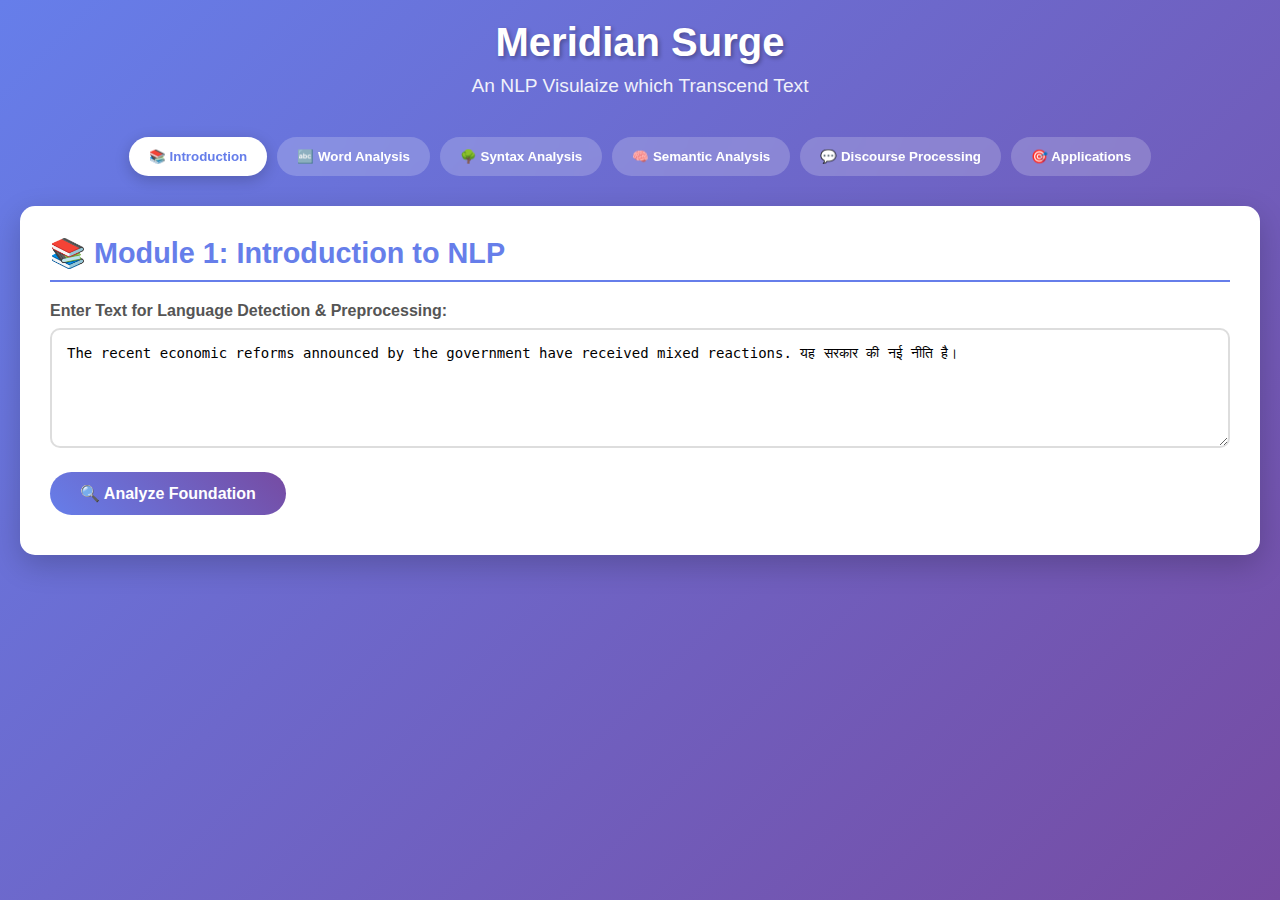
<file: mains-model/index.html>
<!DOCTYPE html>
<html lang="en">
<head>
    <meta charset="UTF-8">
    <meta name="viewport" content="width=device-width, initial-scale=1.0">
    <title>Meridian Surge</title>
    <link rel="stylesheet" href="styles.css">
</head>
<body>
    <div class="container">
        <div class="header">
            <h1>Meridian Surge</h1>
            <p>An NLP Visulaize which Transcend Text</p>
        </div>

        <div class="module-tabs">
            <button class="tab-btn active" data-module="module1">📚 Introduction</button>
            <button class="tab-btn" data-module="module2" onclick="window.location.href='/Sharath_Modules/Multitude-Model-master/index.html'">🔤 Word Analysis</button>
            <button class="tab-btn" data-module="module3" onclick="window.location.href='/Sharath_Modules/Multitude-Model-master/index.html'">🌳 Syntax Analysis</button>
            <button class="tab-btn" data-module="module4" onclick="window.location.href='/Aish_Modules/index.html'">🧠 Semantic Analysis</button>
            <button class="tab-btn" data-module="module5" onclick="window.location.href='/Aish_Modules/index.html'">💬 Discourse Processing</button>
            <button class="tab-btn" data-module="module6" onclick="window.location.href='/Aish_Modules/index.html'">🎯 Applications</button>
        </div>

        <!-- MODULE 1: INTRODUCTION TO NLP -->
        <div class="module-content active" id="module1">
            <h2 class="module-title">📚 Module 1: Introduction to NLP</h2>
            <div class="input-group">
                <label for="m1-text">Enter Text for Language Detection & Preprocessing:</label>
                <textarea id="m1-text" placeholder="Enter text in English, Hindi, Tamil, Telugu, or Bengali...">The recent economic reforms announced by the government have received mixed reactions. यह सरकार की नई नीति है।</textarea>
            </div>
            <button class="btn" onclick="analyzeFoundation()">🔍 Analyze Foundation</button>
            <div class="loading" id="m1-loading">
                <div class="spinner"></div>
                <p>Analyzing language and preprocessing...</p>
            </div>
            <div class="results" id="m1-results" style="display:none;"></div>
        </div>

        <!-- MODULE 2: WORD LEVEL ANALYSIS -->
        <div class="module-content" id="module2">
            <h2 class="module-title">🔤 Module 2: Word Level Analysis</h2>
            <div class="demo-buttons">
                <button class="demo-btn" onclick="loadDemo('module2', 'tokenization')">Tokenization Demo</button>
                <button class="demo-btn" onclick="loadDemo('module2', 'stemming')">Stemming Demo</button>
                <button class="demo-btn" onclick="loadDemo('module2', 'ngrams')">N-grams Demo</button>
            </div>
            <div class="input-group">
                <label for="m2-text">Enter Text for Word-Level Analysis:</label>
                <textarea id="m2-text" placeholder="Enter text for tokenization, stemming, and n-gram analysis...">Natural language processing involves analyzing and understanding human language using computational methods.</textarea>
            </div>
            <button class="btn" onclick="analyzeWords()">🔤 Analyze Words</button>
            <button class="btn" onclick="generateNgrams()">📊 Generate N-grams</button>
            <button class="btn" onclick="calculatePerplexity()">📈 Calculate Perplexity</button>
            <div class="loading" id="m2-loading">
                <div class="spinner"></div>
                <p>Processing words and generating models...</p>
            </div>
            <div class="results" id="m2-results" style="display:none;"></div>
        </div>

        <!-- MODULE 3: SYNTAX ANALYSIS -->
        <div class="module-content" id="module3">
            <h2 class="module-title">🌳 Module 3: Syntax Analysis</h2>
            <div class="demo-buttons">
                <button class="demo-btn" onclick="loadDemo('module3', 'pos')">POS Tagging Demo</button>
                <button class="demo-btn" onclick="loadDemo('module3', 'parsing')">Parsing Demo</button>
                <button class="demo-btn" onclick="loadDemo('module3', 'constituency')">Constituency Demo</button>
            </div>
            <div class="input-group">
                <label for="m3-text">Enter Text for Syntax Analysis:</label>
                <textarea id="m3-text" placeholder="Enter text for POS tagging and parsing...">The intelligent system processes natural language efficiently and accurately.</textarea>
            </div>
            <button class="btn" onclick="analyzeSyntax()">🌳 Analyze Syntax</button>
            <button class="btn" onclick="generateParseTree()">🏗️ Generate Parse Tree</button>
            <div class="loading" id="m3-loading">
                <div class="spinner"></div>
                <p>Analyzing syntax and generating parse trees...</p>
            </div>
            <div class="results" id="m3-results" style="display:none;"></div>
        </div>

        <!-- MODULE 4: SEMANTIC ANALYSIS -->
        <div class="module-content" id="module4">
            <h2 class="module-title">🧠 Module 4: Semantic Analysis</h2>
            <div class="input-group">
                <label for="m4-text">Enter Text for Semantic Analysis:</label>
                <textarea id="m4-text" placeholder="Enter text for word sense disambiguation and named entity recognition...">Apple Inc. was founded by Steve Jobs in California. The company bank reported good financial results this year.</textarea>
            </div>
            <button class="btn" onclick="analyzeSemantics()">🧠 Analyze Semantics</button>
            <button class="btn" onclick="findEntities()">👤 Find Entities</button>
            <button class="btn" onclick="disambiguateWords()">🎯 Disambiguate Words</button>
            <div class="loading" id="m4-loading">
                <div class="spinner"></div>
                <p>Analyzing semantics and extracting entities...</p>
            </div>
            <div class="results" id="m4-results" style="display:none;"></div>
        </div>

        <!-- MODULE 5: DISCOURSE PROCESSING -->
        <div class="module-content" id="module5">
            <h2 class="module-title">💬 Module 5: Pragmatic & Discourse Processing</h2>
            <div class="input-group">
                <label for="m5-text">Enter Text for Discourse Analysis:</label>
                <textarea id="m5-text" placeholder="Enter text with pronouns and references for discourse analysis...">The company launched a new product. It received excellent reviews from customers. The CEO was very pleased with the positive response.</textarea>
            </div>
            <button class="btn" onclick="analyzeDiscourse()">💬 Analyze Discourse</button>
            <button class="btn" onclick="resolveReferences()">🔗 Resolve References</button>
            <button class="btn" onclick="checkCoherence()">📏 Check Coherence</button>
            <div class="loading" id="m5-loading">
                <div class="spinner"></div>
                <p>Processing discourse and resolving references...</p>
            </div>
            <div class="results" id="m5-results" style="display:none;"></div>
        </div>

        <!-- MODULE 6: APPLICATIONS -->
        <div class="module-content" id="module6">
            <h2 class="module-title">🎯 Module 6: NLP Applications</h2>
            
            <div class="two-column">
                <div>
                    <div class="input-group">
                        <label for="m6-text">Enter Text/Article for Analysis:</label>
                        <textarea id="m6-text" placeholder="Enter news article or text for comprehensive analysis...">The Indian government announced new digital initiatives to boost rural connectivity. These programs aim to provide internet access to remote villages across the country. Technology experts believe this will revolutionize education and healthcare delivery.</textarea>
                    </div>
                    <button class="btn" onclick="analyzeSentiment()">😊 Sentiment Analysis</button>
                    <button class="btn" onclick="summarizeText()">📝 Summarize Text</button>
                    <button class="btn" onclick="comprehensiveAnalysis()">🎯 Full Analysis</button>
                </div>
                
                <div>
                    <div class="input-group">
                        <label for="m6-question">Ask a Question:</label>
                        <input type="text" id="m6-question" placeholder="What did the government announce?">
                    </div>
                    <button class="btn" onclick="answerQuestion()">❓ Answer Question</button>
                    
                    <div class="input-group">
                        <label for="m6-search">Search Query:</label>
                        <input type="text" id="m6-search" placeholder="digital initiatives rural">
                    </div>
                    <button class="btn" onclick="searchDocuments()">🔍 Search Documents</button>
                </div>
            </div>
            
            <div class="loading" id="m6-loading">
                <div class="spinner"></div>
                <p>Processing applications and generating results...</p>
            </div>
            <div class="results" id="m6-results" style="display:none;"></div>
        </div>
    </div>

    <script src="script.js"></script>
    <script>
      (function(){if(!window.chatbase||window.chatbase("getState")!=="initialized"){window.chatbase=(...arguments)=>{if(!window.chatbase.q){window.chatbase.q=[]}window.chatbase.q.push(arguments)};window.chatbase=new Proxy(window.chatbase,{get(target,prop){if(prop==="q"){return target.q}return(...args)=>target(prop,...args)}})}const onLoad=function(){const script=document.createElement("script");script.src="https://www.chatbase.co/embed.min.js";script.id="sWKLDpoxajVw-GBiOxbrY";script.domain="www.chatbase.co";document.body.appendChild(script)};if(document.readyState==="complete"){onLoad()}else{window.addEventListener("load",onLoad)}})();
    </script>
</body>
</html>
</file>
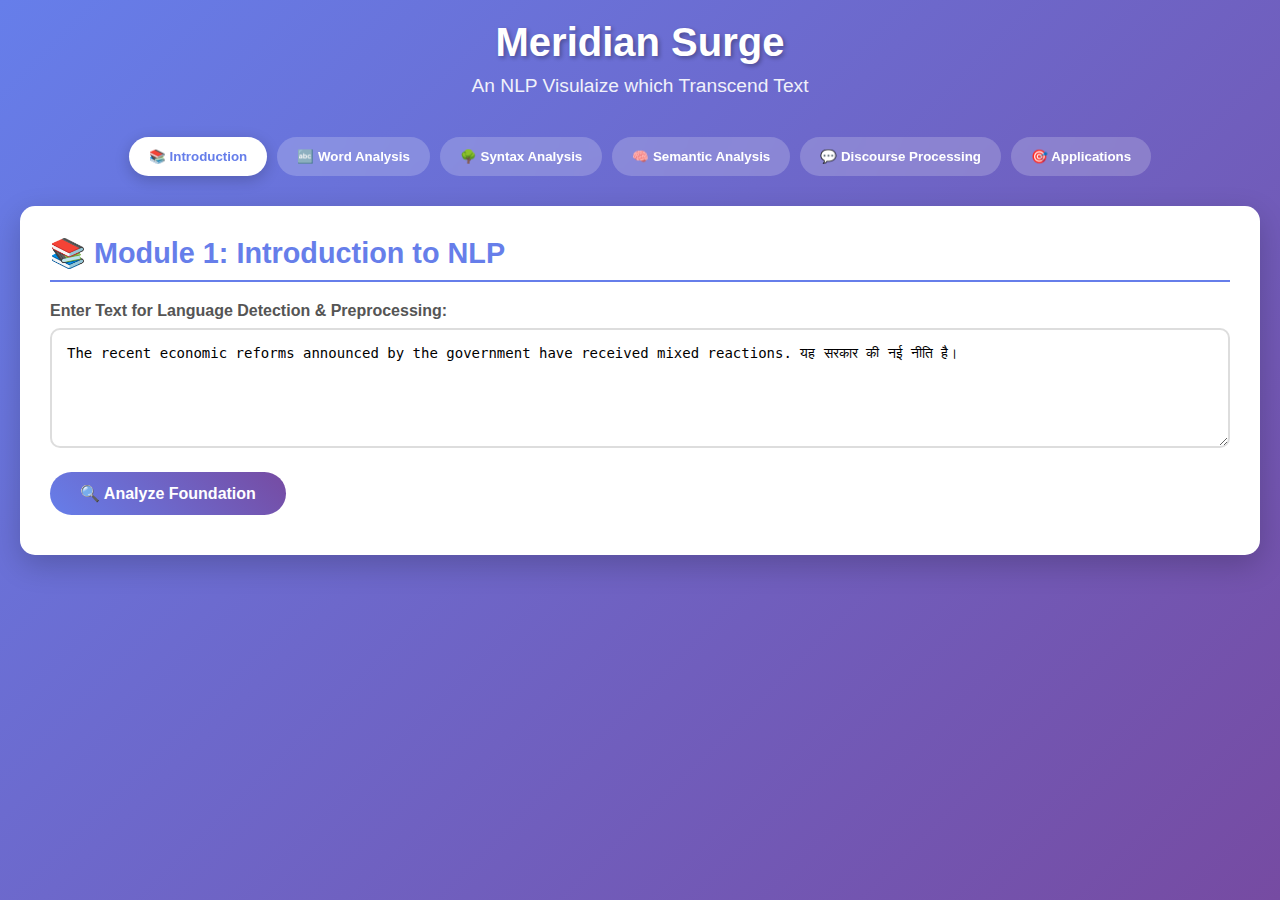
<file: Sharath_Modules/Multitude-Model-master/index.html>
<!DOCTYPE html>
<html lang="en">
<head>
    <meta charset="UTF-8">
    <meta name="viewport" content="width=device-width, initial-scale=1.0">
    <title>Meridian Surge</title>
    <link rel="stylesheet" href="styles.css">
</head>
<body>
    <div class="container">
        <div class="header">
            <h1>Meridian Surge</h1>
            <p>An NLP Visulaize which Transcend Text</p>
        </div>

        <div class="module-tabs">
            <button class="tab-btn active" data-module="module1">📚 Introduction</button>
            <button class="tab-btn" data-module="module2">🔤 Word Analysis</button>
            <button class="tab-btn" data-module="module3">🌳 Syntax Analysis</button>
            <button class="tab-btn" data-module="module4">🧠 Semantic Analysis</button>
            <button class="tab-btn" data-module="module5" onclick="window.location.href='/Aish_Modules/index.html'">💬 Discourse Processing</button>
            <button class="tab-btn" data-module="module6" onclick="window.location.href='/Aish_Modules/index.html'">🎯 Applications</button>
        </div>

        <!-- MODULE 1: INTRODUCTION TO NLP -->
        <div class="module-content active" id="module1">
            <h2 class="module-title">📚 Module 1: Introduction to NLP</h2>
            <div class="input-group">
                <label for="m1-text">Enter Text for Language Detection & Preprocessing:</label>
                <textarea id="m1-text" placeholder="Enter text in English, Hindi, Tamil, Telugu, or Bengali...">The recent economic reforms announced by the government have received mixed reactions. यह सरकार की नई नीति है।</textarea>
            </div>
            <button class="btn" onclick="analyzeFoundation()">🔍 Analyze Foundation</button>
            <div class="loading" id="m1-loading">
                <div class="spinner"></div>
                <p>Analyzing language and preprocessing...</p>
            </div>
            <div class="results" id="m1-results" style="display:none;"></div>
        </div>

        <!-- MODULE 2: WORD LEVEL ANALYSIS -->
        <div class="module-content" id="module2">
            <h2 class="module-title">🔤 Module 2: Word Level Analysis</h2>
<p>Module 2 : Word Level Analysis is divided into 6 parts.</p>
<br>
<p><b>Part 1 : Tokenization • Stemming • Lemmatization </b></p>
<p><b>Part 2 : Interactive: Regular Expressions & Unknown Words </b></p>
<p><b>Part 3 : Morphology Sandbox: Survey • Models • FST Parsing </b></p>
<p><b>Part 4 : Smoothing Demo (Laplace & Good-Turing) </b></p>
<p><b>Part 5 : Porter Stemmer (Lexicon-free) </b></p>
<p><b>Part 6 : N-gram (Unsmoothed MLE) & Perplexity </b></p>
<br>
<p><b>Glossary & Examples : </b>Glossary & Examples are attached at the end of this module for reference purposes.</p>
        <div id="m2-advanced-analysis" class="analysis-box">

  <h3>🔤 Tokenization • Stemming • Lemmatization</h3>

<!DOCTYPE html>
<html lang="en">
<head>
  <meta charset="UTF-8">
  <meta name="viewport" content="width=device-width, initial-scale=1.0">
</head>
<body>

<p>Move your cursor over any words below to see their definitions.</p>
</body>
</html>


<!-- Hover-based NLP Definitions -->
<div class="nlp-defs-hover">
  <span class="nlp-term" data-def="Splitting text into smaller units (tokens) such as words, subwords, or sentences. Example: 'I love NLP.' → ['I','love','NLP','.']">Tokenization</span> •
  <span class="nlp-term" data-def="Reducing words to a crude root (stem) by chopping affixes, usually with rule-based algorithms. Example: 'playing','played' → 'play'.">Stemming</span> •
  <span class="nlp-term" data-def="Converting words to their canonical dictionary form (lemma) using vocabulary + morphology. Example: 'better' → 'good'; 'running' → 'run'.">Lemmatization</span>
</div>

<style>
  .nlp-defs-hover {
    font-family: system-ui, sans-serif;
    font-size: 1rem;
    line-height: 1.6;
    text-align: center;
    margin-top: 40px;
  }

  .nlp-term {
    position: relative;
    cursor: help;
    font-weight: 600;
    color: #0366d6;
    padding: 2px 6px;
  }

  /* Tooltip box centered on screen */
  .nlp-term::after {
    content: attr(data-def);
    position: fixed;
    top: 50%;
    left: 50%;
    transform: translate(-50%, -50%) scale(0.95);
    background: #ffffff;
    color: #000000;
    font-size: 0.95rem;
    padding: 12px 16px;
    border-radius: 10px;
    width: max-content;
    max-width: 360px;
    line-height: 1.5;
    border: 2px solid #0366d6;
    box-shadow: 0 6px 22px rgba(0,0,0,0.25);

    opacity: 0;
    visibility: hidden;
    transition: opacity 0.25s ease, transform 0.25s ease;
    z-index: 9999;
    white-space: normal;
    text-align: left;
  }

  .nlp-term:hover::after {
    opacity: 1;
    visibility: visible;
    transform: translate(-50%, -50%) scale(1);
  }

  /* Remove the small arrow (not needed for center popup) */
  .nlp-term::before {
    display: none;
  }
</style>
<br>
  
  <div class="input-group">
    <label for="m2-advanced-text">Enter Text for Analysis:</label>
    <textarea id="m2-advanced-text" placeholder="Type any sentence..."></textarea>
  </div>
  <button class="btn" onclick="runAdvancedWordAnalysis()">🚀 Run Analysis</button>
  <div class="loading" id="m2-advanced-loading">
    <div class="spinner"></div>
    <p>Processing text...</p>
  </div>
  <div class="results" id="m2-advanced-results" style="display:none;"></div>
</div>

<div id="m2-regex-unknown" class="analysis-box">
  <h3>📝 Interactive: Regular Expressions & Unknown Words</h3>
  
<p>Move your cursor over any words below to see their definitions.</p>

  <!-- Hover-based Definitions: Regular Expression & Unknown Words -->
<div class="nlp-defs-hover">
  <span class="nlp-term" data-def="Regular Expression: A sequence of characters that define a search pattern, often for string-matching within texts (e.g., email validation, token matching).">Regular Expression with Types</span> •
  <span class="nlp-term" data-def="Unknown Words: In NLP, words not found in the training vocabulary. Open vocabulary tasks allow handling unseen words, while closed vocabulary tasks restrict input to a fixed known list.">Unknown Words: Open vs Closed Vocabulary Tasks</span>
</div>

<style>
  .nlp-defs-hover { font-family: system-ui, sans-serif; font-size: 1rem; text-align: center; margin-top: 40px; }
  .nlp-term { position: relative; cursor: help; font-weight: 600; color: #0366d6; padding: 2px 6px; }
  .nlp-term::after {
    content: attr(data-def); position: fixed; top: 50%; left: 50%;
    transform: translate(-50%, -50%) scale(0.95);
    background: #fff; color: #000; font-size: 0.95rem; padding: 12px 16px;
    border-radius: 10px; max-width: 360px; line-height: 1.5;
    border: 2px solid #0366d6; box-shadow: 0 6px 22px rgba(0,0,0,0.25);
    opacity: 0; visibility: hidden; transition: 0.25s ease; z-index: 9999;
    white-space: normal; text-align: left;
  }
  .nlp-term:hover::after { opacity: 1; visibility: visible; transform: translate(-50%, -50%) scale(1); }
  .nlp-term::before { display: none; }
</style>


  <div class="input-group">
    <br>
    <label for="regex-pattern">Regular Expression Pattern:</label>
    <input type="text" id="regex-pattern" placeholder="e.g. \\b[A-Z][a-z]+\\b">
  </div>
  <div class="input-group">
    <label for="regex-text">Text to Test:</label>
    <textarea id="regex-text" placeholder="Type text to run your regex on..."></textarea>
  </div>

  <div class="input-group">
    <label for="known-words">Known Vocabulary (comma-separated):</label>
    <input type="text" id="known-words" placeholder="e.g. the, children, were">
  </div>
  <div class="input-group">
    <label for="unknown-text">Sentence to Check for Unknown Words:</label>
    <textarea id="unknown-text" placeholder="Type a sentence to check for unknown words..."></textarea>
  </div>

  <button class="btn" onclick="runRegexUnknownDemo()">🚀 Run Demo</button>

  <div class="loading" id="regex-unknown-loading">
    <div class="spinner"></div>
    <p>Processing input...</p>
  </div>
  <div class="results" id="regex-unknown-results" style="display:none;"></div>
</div>

<div id="m2-morphology" class="analysis-box">
  <h3>🔧 Morphology Sandbox: Survey • Models • FST Parsing</h3>

<p>Move your cursor over any words below to see their definitions.</p>

  <!-- Hover-based Definitions: English Morphology -->
<div class="nlp-defs-hover">
  <span class="nlp-term" data-def="Inflectional Morphology: Modifies a word to express grammatical categories (e.g., walk → walks, walked).">Inflectional Morphology</span> •
  <span class="nlp-term" data-def="Derivational Morphology: Creates new words by adding prefixes/suffixes (e.g., happy → happiness, teach → teacher).">Derivational Morphology</span> •
  <span class="nlp-term" data-def="Dictionary Lookup: Basic morphological model using word lists and entries.">Dictionary Lookup</span> •
  <span class="nlp-term" data-def="Finite State Morphology: Uses finite-state machines to model morphological processes.">Finite State Morphology</span> •
  <span class="nlp-term" data-def="Morphological Parsing with FST: Analyzing words into morphemes using finite-state transducers for recognition and generation.">Morphological Parsing with FST</span>
</div>

<!-- CSS is the same as above -->

<br>
  <div class="result-item">
    <strong>Quick Survey:</strong>
    <p style="margin-top:8px;">
      <b>English Morphology</b> studies word structure. <b>Inflectional morphology</b> changes grammatical form (e.g. play → played, cat → cats).
      <b>Derivational morphology</b> creates new words/meanings (e.g. happy → happiness, modern → modernize).
    </p>
  </div>

  <div class="input-group">
    <label for="morph-input">Enter a word or sentence:</label>
    <textarea id="morph-input" placeholder="e.g. the children were playing, happiness, modernized"></textarea>
  </div>

  <div class="input-group">
    <label for="morph-known">Optional: Add known lemmas for dictionary lookup (comma-separated):</label>
    <input id="morph-known" placeholder="e.g. play, child, happy, modern">
  </div>

  <button class="btn" onclick="runMorphologyDemo()">🔬 Run Morphology Demo</button>

  <div class="loading" id="morph-loading"><div class="spinner"></div><p>Analyzing morphology...</p></div>
  <div class="results" id="morph-results" style="display:none;"></div>
</div>


<div id="smoothing-ppt-box" class="analysis-box">
  <h3>🎯 Smoothing Demo (Laplace & Good-Turing) </h3>

<p>Move your cursor over any words below to see their definitions.</p>

  <!-- Hover-based Definitions: Smoothing -->
<div class="nlp-defs-hover">
  <span class="nlp-term" data-def="Laplace Smoothing: Adds one (or k) to all counts to avoid zero probabilities for unseen events.">Laplace Smoothing</span> •
  <span class="nlp-term" data-def="Good-Turing Discounting: Adjusts observed counts by redistributing some probability mass to unseen events.">Good-Turing Discounting</span>
</div>

<!-- CSS is the same as above -->

<br>
  <div class="input-group">
    <label for="ppt-train">Training Corpus:</label>
    <textarea id="ppt-train" placeholder="Enter/paste training text here">the cat sat on the mat the cat ate a rat</textarea>
  </div>

  <div class="input-group">
    <label for="ppt-test">Test Sentence:</label>
    <textarea id="ppt-test" placeholder="Enter test sentence here">the cat sat on the rat</textarea>
  </div>

  <div class="input-group">
    <label for="ppt-n">N-gram order:</label>
    <select id="ppt-n">
      <option value="1">Unigram</option>
      <option value="2" selected>Bigram</option>
      <option value="3">Trigram</option>
    </select>
    <button class="btn" onclick="runPptSmoothingDemo()">🚀 Compute </button>
  </div>

  <div class="loading" id="ppt-loading">
    <div class="spinner"></div>
    <p>Computing MLE • Laplace • Good-Turing (step by step)...</p>
  </div>

  <div class="results" id="ppt-results" style="display:none;"></div>
</div>


<!-- Porter Stemmer Box -->
<div id="porter-full-box" class="analysis-box">
  <h3>🪓 Porter Stemmer (Lexicon-free)</h3>

<p>Move your cursor over any words below to see their definitions.</p>

  <!-- Hover-based Definitions: FST & Porter Stemmer -->
<div class="nlp-defs-hover">
  <span class="nlp-term" data-def="Lexicon-free FST: A finite state transducer that performs morphological operations without relying on a predefined dictionary.">Lexicon-free FST</span> •
  <span class="nlp-term" data-def="Porter Stemmer Algorithm: A rule-based stemming algorithm that reduces words to stems using suffix-stripping rules (e.g., 'running' → 'run').">Porter Stemmer Algorithm</span>
</div>

<!-- CSS is the same as above -->

<br>
  <div class="input-group">
    <label for="porter-full-input">Enter a word or sentence (one or many words):</label>
    <textarea id="porter-full-input" placeholder="e.g. MULTIDIMENSIONAL\nCHARACTERIZATION\nthe children were playing"></textarea>
  </div>

  <div style="display:flex;gap:12px;align-items:center;margin-top:8px;">
    <button class="btn" onclick="runPorterFull()">Run Porter Stemmer</button>
  </div>

  <div class="loading" id="porter-full-loading"><div class="spinner"></div><p>Stemming...</p></div>
  <div class="results" id="porter-full-results" style="display:none;"></div>
</div>

<!-- N-gram Box -->
<div id="ngram-full-box" class="analysis-box" style="margin-top:18px;">
  <h3>📊 N-gram (Unsmoothed MLE) & Perplexity </h3>

<p>Move your cursor over any words below to see their definitions.</p>

  <!-- Hover-based Definitions: N-grams -->
<div class="nlp-defs-hover">
  <span class="nlp-term" data-def="Perplexity: A measure of how well a probabilistic model predicts a sample. Lower perplexity means better prediction.">Evaluating N-grams: Perplexity</span> •
  <span class="nlp-term" data-def="Grams & Variations: Bigram (2 words), Trigram (3 words), etc.">Grams and Variations</span> •
  <span class="nlp-term" data-def="Simple (Unsmoothed) N-grams: Probabilities estimated directly from counts, with zero probability for unseen events.">Simple (Unsmoothed) N-grams</span> •
  <span class="nlp-term" data-def="N-gram Sensitivity: Performance depends heavily on the size and quality of the training corpus.">N-gram Sensitivity to Corpus</span>
</div>

<!-- CSS is the same as above -->

<br>
  <div class="input-group">
    <label for="ngram-train">Training Corpus:</label>
    <textarea id="ngram-train" placeholder="Enter training corpus here">the cat sat on the mat the cat ate a rat</textarea>
  </div>

  <div class="input-group">
    <label for="ngram-test">Test Sentence:</label>
    <textarea id="ngram-test" placeholder="Enter test sentence here">the cat sat on the rat</textarea>
  </div>

  <div style="display:flex;gap:12px;align-items:center;margin-top:8px;">
    <label for="ngram-order">Order:</label>
    <select id="ngram-order"><option value="1">Unigram</option><option value="2" selected>Bigram</option><option value="3">Trigram</option></select>
    <button class="btn" onclick="runNgramFull()">Compute (MLE + Perplexity)</button>
  </div>

  <div class="loading" id="ngram-full-loading"><div class="spinner"></div><p>Building n-gram model...</p></div>
  <div class="results" id="ngram-full-results" style="display:none;"></div>
</div>

<!-- Hover-Definitions Widget -->
<div id="hover-definitions" class="analysis-box" style="margin-top:20px;">
  <h3>📚 Glossary & Examples </h3>
  <p class="ss-small">Move your cursor over any <strong>View</strong> button to see definition, example & diagram.</p>

  <div id="hover-buttons" style="display:grid; grid-template-columns:repeat(auto-fit,minmax(260px,1fr)); gap:10px; margin-top:12px;">
    <!-- Buttons are generated by JS; keep this container empty -->
  </div>
</div>

<!-- These two elements are inserted once and reused for all terms -->
<div id="hover-panel-backdrop" style="display:none;"></div>
<div id="hover-panel" style="display:none;" role="dialog" aria-modal="true" aria-hidden="true"></div>


        </div>
        
        <!-- MODULE 3: SYNTAX ANALYSIS -->
        <div class="module-content" id="module3">
           <h2 class="module-title">🔤 Module 3: 
Syntax analysis </h2>
<p>Module 3 : 
Syntax analysis  is divided into 3 parts.</p>
<br>
<p><b>Part 1 : Part-of-Speech Tagging </b></p>
<p><b>Part 2 : HMM Viterbi POS Tagging </b></p>
<p><b>Part 3 : Discriminative Models — MaxEnt & CRF </b></p>
<br>
<p><b>Glossary & Examples : </b>Glossary & Examples are attached at the end of this module for reference purposes.</p>
            <div class="results" id="m3-results" style="display:none;"></div>

            <div id="pos-tagging" class="analysis-box">
  <h3>🗂️ Part-of-Speech Tagging</h3>
  <p>Move your cursor over the word below to see their definition.</p>
  <div class="hover-card">
  <div class="hover-title">🧩 Part-of-Speech Tagging</div>
  <div class="hover-content">
    <h4>Part-of-Speech (POS) Tagging</h4>
    <p><b>Definition:</b> Assigns each word in a sentence its grammatical category such as noun, verb, adjective, etc.</p>
    <p><b>Example:</b> “The cat sat on the mat” → The/DT cat/NN sat/VBD on/IN the/DT mat/NN</p>
  </div>
</div>

  <div class="input-group">
    <label for="pos-text">Enter a sentence:</label>
    <textarea id="pos-text" placeholder="Type any sentence..."></textarea>
  </div>
  <button class="btn" onclick="runPOSTagging()">🚀 Run POS Tagger</button>
  <div class="results" id="pos-results"></div>
  </div>

  <div id="hmm-viterbi" class="analysis-box">
  <h3>🔢 HMM Viterbi POS Tagging</h3>
   <p>Move your cursor over the word below to see their definition.</p>
  <div class="hover-card">
  <div class="hover-title">🤖 HMM Viterbi POS Tagging</div>
  <div class="hover-content">
    <h4>Hidden Markov Model (HMM) Viterbi Tagging</h4>
    <p><b>Definition:</b> Uses transition and emission probabilities to find the most likely tag sequence for a sentence using the Viterbi dynamic programming algorithm.</p>
    <p><b>Example:</b> For “The cat sat”, HMM calculates probabilities of tag paths like (DT NN VBD) and picks the most probable one.</p>
  </div>
</div>

  <div class="input-group">
    <label for="hmm-text">Enter a sentence:</label>
    <textarea id="hmm-text" placeholder="e.g. The cat sat"></textarea>
  </div>
  <button class="btn" onclick="runViterbi()">Run HMM Viterbi</button>
  <div class="results" id="hmm-results"></div>
</div>

<div id="crf" class="analysis-box">
  <h3>🤖 Discriminative Models — MaxEnt & CRF</h3>
   <p>Move your cursor over the word below to see their definition.</p>
  <div class="hover-card">
  <div class="hover-title">🧮 Discriminative Models — MaxEnt & CRF</div>
  <div class="hover-content">
    <h4>Discriminative Models (MaxEnt, CRF)</h4>
    <p><b>Definition:</b> These models directly learn the conditional probability P(tags | words) using contextual and lexical features. They don’t assume independence between features.</p>
    <p><b>Example:</b> CRF considers prefixes/suffixes like “-ed”, “-ing” and context like previous tags to label words accurately.</p>
  </div>
</div>

  <div class="input-group">
    <label for="crf-text">Enter a sentence:</label>
    <textarea id="crf-text" placeholder="The cat sat on the mat"></textarea>
  </div>
  <button class="btn" onclick="runCRF()">Run Model</button>
  <div class="results" id="crf-results"></div>
</div>



<div id="module3-definitions" class="analysis-box">
  <h3>📚 Glossary & Examples</h3>
  <p>Place your cursor on any card below to see its <b>definition</b> and <b>example</b>.</p>

  <div class="concept-grid">
    <!-- POS Tagging -->
    <div class="concept-card">
      <div class="front">🧩 POS Tagging</div>
      <div class="back">
        <h4>Part-of-Speech Tagging</h4>
        <p><b>Definition:</b> Assigns grammatical categories (noun, verb, adjective, etc.) to each word in a sentence.</p>
        <p><b>Example:</b> “The cat sat” → The/DT cat/NN sat/VBD</p>
      </div>
    </div>

    <!-- Challenges -->
    <div class="concept-card">
      <div class="front">⚠️ POS Tagging Challenges</div>
      <div class="back">
        <h4>Difficulties in POS Tagging</h4>
        <p><b>Definition:</b> Ambiguous words and unseen vocabulary make tagging difficult.</p>
        <p><b>Example:</b> “Book” → noun in “a book”, verb in “to book a ticket”.</p>
      </div>
    </div>

    <!-- HMM -->
    <div class="concept-card">
      <div class="front">🤖 HMM Viterbi Tagging</div>
      <div class="back">
        <h4>Hidden Markov Model (Viterbi)</h4>
        <p><b>Definition:</b> Finds the most probable tag sequence using transition and emission probabilities between words and tags.</p>
        <p><b>Example:</b> Computes P(tags | words) for “The cat sat”.</p>
      </div>
    </div>

    <!-- HMM Issues -->
    <div class="concept-card">
      <div class="front">🚫 HMM Issues</div>
      <div class="back">
        <h4>Limitations of HMM POS Tagging</h4>
        <p><b>Definition:</b> Assumes independence between tags, struggles with long-range dependencies and unknown words.</p>
        <p><b>Example:</b> “Can” in “can opener” vs “can swim” → same word, different tags.</p>
      </div>
    </div>

    <!-- Rule-based -->
    <div class="concept-card">
      <div class="front">🧠 Rule-based / Stochastic / Transformation</div>
      <div class="back">
        <h4>POS Tagging Approaches</h4>
        <p><b>Definition:</b><br>
          • <b>Rule-based:</b> Uses hand-crafted grammar rules.<br>
          • <b>Stochastic:</b> Uses probabilities P(tag|word).<br>
          • <b>Transformation-based:</b> Learns rules iteratively (e.g., Brill Tagger).</p>
        <p><b>Example:</b> “He booked a ticket” → ‘booked’ correctly tagged as verb.</p>
      </div>
    </div>

    <!-- CRF / MaxEnt -->
    <div class="concept-card">
      <div class="front">🧮 Discriminative Models (MaxEnt & CRF)</div>
      <div class="back">
        <h4>Discriminative Taggers</h4>
        <p><b>Definition:</b> Directly model P(tags | words) using contextual and lexical features without independence assumptions.</p>
        <p><b>Example:</b> CRF captures suffixes like “-ing” to predict verb tags.</p>
      </div>
    </div>

    <!-- Parsers -->
    <div class="concept-card">
      <div class="front">🌳 Top-Down & Bottom-Up Parsing</div>
      <div class="back">
        <h4>Parsing Techniques</h4>
        <p><b>Definition:</b> Analyze sentence structure according to grammar rules.<br>
          • <b>Top-Down:</b> Starts from the root (S).<br>
          • <b>Bottom-Up:</b> Combines words to form larger constituents.</p>
        <p><b>Example:</b> “The cat sat on the mat.”</p>
      </div>
    </div>

    <!-- Constituency -->
    <div class="concept-card">
      <div class="front">🧱 Modelling Constituency</div>
      <div class="back">
        <h4>Constituency Structure</h4>
        <p><b>Definition:</b> Represents sentences as hierarchies of phrases like NP (Noun Phrase) and VP (Verb Phrase).</p>
        <p><b>Example:</b> (S (NP (DT The) (NN cat)) (VP (VBD sat))).</p>
      </div>
    </div>

    <!-- CYK -->
    <div class="concept-card">
      <div class="front">⬇️ CYK Parser (Bottom-Up)</div>
      <div class="back">
        <h4>CYK Algorithm</h4>
        <p><b>Definition:</b> Dynamic-programming parsing algorithm using CNF grammar to determine sentence validity.</p>
        <p><b>Example:</b> Builds table cells with possible non-terminals for spans of input words.</p>
      </div>
    </div>

    <!-- Top Down -->
    <div class="concept-card">
      <div class="front">⬆️ Top-Down Parsers (Earley / Predictive)</div>
      <div class="back">
        <h4>Top-Down Parsing Models</h4>
        <p><b>Definition:</b> <b>Earley Parser:</b> Chart-based, handles all CFGs.<br>
          <b>Predictive Parser:</b> Uses lookahead for LL(1) grammars to choose correct production.</p>
        <p><b>Example:</b> Predicts NP → DT NN when input begins with “The”.</p>
      </div>
    </div>
  </div>
</div>


        </div>

        <!-- MODULE 4: SEMANTIC ANALYSIS -->
        <div class="module-content" id="module4">
            <h2 class="module-title">🧠 Module 4: Semantic Analysis</h2>
            <div class="input-group">
                <label for="m4-text">Enter Text for Semantic Analysis:</label>
                <textarea id="m4-text" placeholder="Enter text for word sense disambiguation and named entity recognition...">Apple Inc. was founded by Steve Jobs in California. The company bank reported good financial results this year.</textarea>
            </div>
            <button class="btn" onclick="analyzeSemantics()">🧠 Analyze Semantics</button>
            <button class="btn" onclick="findEntities()">👤 Find Entities</button>
            <button class="btn" onclick="disambiguateWords()">🎯 Disambiguate Words</button>
            <div class="loading" id="m4-loading">
                <div class="spinner"></div>
                <p>Analyzing semantics and extracting entities...</p>
            </div>
            <div class="results" id="m4-results" style="display:none;"></div>
        </div>

        <!-- MODULE 5: DISCOURSE PROCESSING -->
        <div class="module-content" id="module5">
            <h2 class="module-title">💬 Module 5: Pragmatic & Discourse Processing</h2>
            <div class="input-group">
                <label for="m5-text">Enter Text for Discourse Analysis:</label>
                <textarea id="m5-text" placeholder="Enter text with pronouns and references for discourse analysis...">The company launched a new product. It received excellent reviews from customers. The CEO was very pleased with the positive response.</textarea>
            </div>
            <button class="btn" onclick="analyzeDiscourse()">💬 Analyze Discourse</button>
            <button class="btn" onclick="resolveReferences()">🔗 Resolve References</button>
            <button class="btn" onclick="checkCoherence()">📏 Check Coherence</button>
            <div class="loading" id="m5-loading">
                <div class="spinner"></div>
                <p>Processing discourse and resolving references...</p>
            </div>
            <div class="results" id="m5-results" style="display:none;"></div>
        </div>

        <!-- MODULE 6: APPLICATIONS -->
        <div class="module-content" id="module6">
            <h2 class="module-title">🎯 Module 6: NLP Applications</h2>
            
            <div class="two-column">
                <div>
                    <div class="input-group">
                        <label for="m6-text">Enter Text/Article for Analysis:</label>
                        <textarea id="m6-text" placeholder="Enter news article or text for comprehensive analysis...">The Indian government announced new digital initiatives to boost rural connectivity. These programs aim to provide internet access to remote villages across the country. Technology experts believe this will revolutionize education and healthcare delivery.</textarea>
                    </div>
                    <button class="btn" onclick="analyzeSentiment()">😊 Sentiment Analysis</button>
                    <button class="btn" onclick="summarizeText()">📝 Summarize Text</button>
                    <button class="btn" onclick="comprehensiveAnalysis()">🎯 Full Analysis</button>
                </div>
                
                <div>
                    <div class="input-group">
                        <label for="m6-question">Ask a Question:</label>
                        <input type="text" id="m6-question" placeholder="What did the government announce?">
                    </div>
                    <button class="btn" onclick="answerQuestion()">❓ Answer Question</button>
                    
                    <div class="input-group">
                        <label for="m6-search">Search Query:</label>
                        <input type="text" id="m6-search" placeholder="digital initiatives rural">
                    </div>
                    <button class="btn" onclick="searchDocuments()">🔍 Search Documents</button>
                </div>
            </div>
            
            <div class="loading" id="m6-loading">
                <div class="spinner"></div>
                <p>Processing applications and generating results...</p>
            </div>
            <div class="results" id="m6-results" style="display:none;"></div>
        </div>
    </div>

    <script src="script.js"></script>
    <script>
      (function(){if(!window.chatbase||window.chatbase("getState")!=="initialized"){window.chatbase=(...arguments)=>{if(!window.chatbase.q){window.chatbase.q=[]}window.chatbase.q.push(arguments)};window.chatbase=new Proxy(window.chatbase,{get(target,prop){if(prop==="q"){return target.q}return(...args)=>target(prop,...args)}})}const onLoad=function(){const script=document.createElement("script");script.src="https://www.chatbase.co/embed.min.js";script.id="sWKLDpoxajVw-GBiOxbrY";script.domain="www.chatbase.co";document.body.appendChild(script)};if(document.readyState==="complete"){onLoad()}else{window.addEventListener("load",onLoad)}})();
    </script>

</body>
</html>
</file>
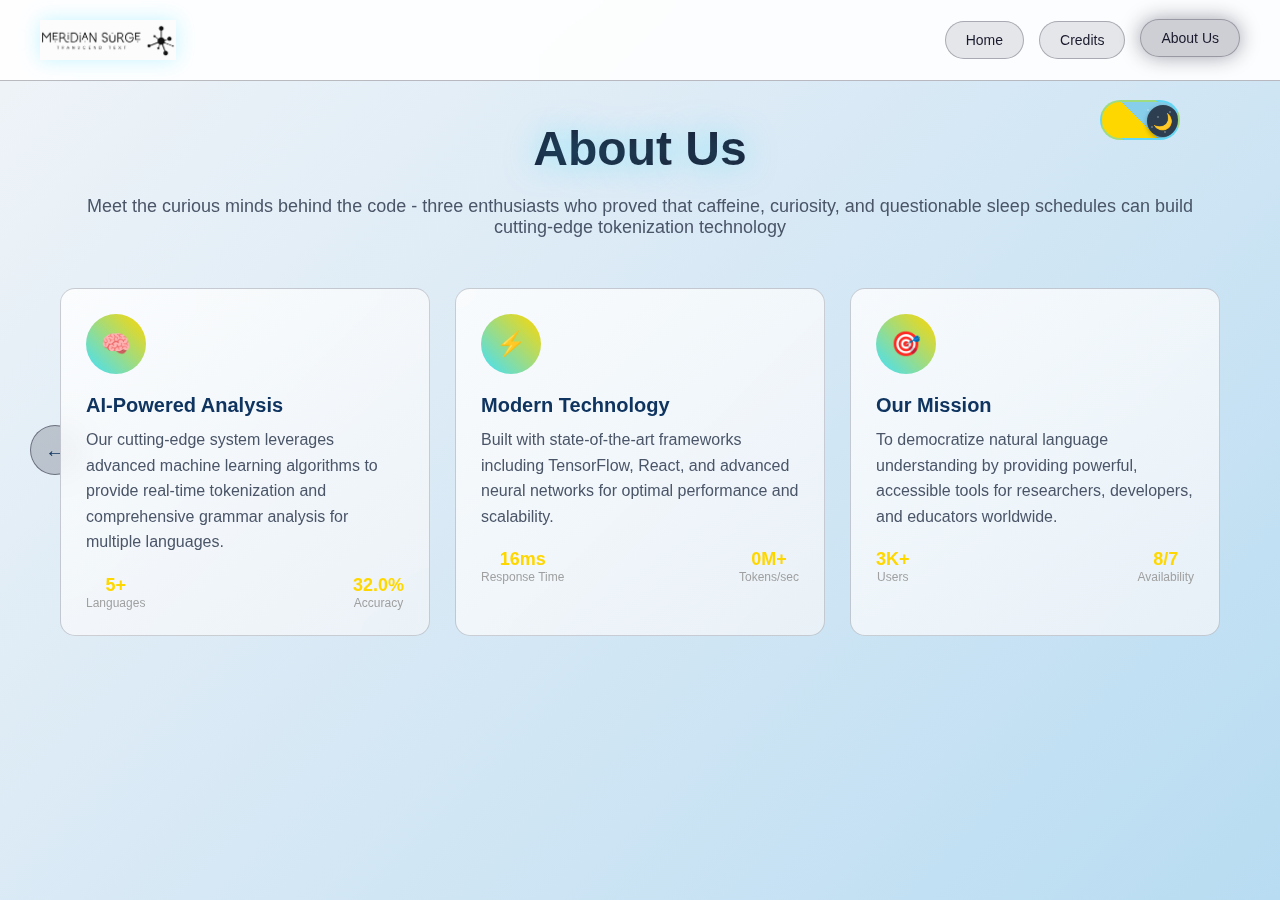
<file: island-content/about-us.html>
<!DOCTYPE html>
<html lang="en">
<head>
    <meta charset="UTF-8">
    <meta name="viewport" content="width=device-width, initial-scale=1.0">
    <title>About Us - Meridian Surge</title>
    <style>
        * {
            margin: 0;
            padding: 0;
            box-sizing: border-box;
        }

        body {
            font-family: 'Arial', sans-serif;
            background: linear-gradient(135deg, #1a1a2e 0%, #16213e 50%, #0f3460 100%);
            color: #ffffff;
            min-height: 100vh;
            overflow-x: hidden;
            position: relative;
        }

        /* Animated neural network background */
        .neural-bg {
            position: fixed;
            top: 0;
            left: 0;
            width: 100%;
            height: 100%;
            z-index: -1;
            opacity: 0.1;
        }

        .neural-node {
            position: absolute;
            width: 4px;
            height: 4px;
            background: #40e0ff;
            border-radius: 50%;
            animation: pulse 3s ease-in-out infinite;
        }

        .neural-connection {
            position: absolute;
            height: 1px;
            background: linear-gradient(90deg, transparent, #40e0ff, transparent);
            animation: dataFlow 2s linear infinite;
        }

        @keyframes pulse {
            0%, 100% { opacity: 0.5; transform: scale(1); }
            50% { opacity: 1; transform: scale(1.5); }
        }

        @keyframes dataFlow {
            0% { opacity: 0; transform: translateX(-50px); }
            50% { opacity: 1; }
            100% { opacity: 0; transform: translateX(50px); }
        }

        /* Header */
        .header {
            display: flex;
            justify-content: space-between;
            align-items: center;
            padding: 20px 40px;
            background: rgba(0, 0, 0, 0.3);
            backdrop-filter: blur(10px);
            border-bottom: 1px solid rgba(64, 224, 255, 0.3);
        }

        .logo {
            font-size: 24px;
            font-weight: bold;
            color: #40e0ff;
            text-shadow: 0 0 10px rgba(64, 224, 255, 0.5);
        }

        .nav-brand {
            min-width: auto;
            font-size: 18px;
            text-decoration: none;
            display: flex;
            align-items: center;
        }

        /* Logo image styling */
        .nav-logo {
            height: 40px;
            width: auto;
            max-width: 200px;
            object-fit: contain;
            filter: drop-shadow(0 0 10px rgba(64, 224, 255, 0.3));
            transition: all 0.3s ease;
        }

        .nav-logo:hover {
            filter: drop-shadow(0 0 15px rgba(64, 224, 255, 0.6));
            transform: scale(1.05);
        }

        .nav-buttons {
            display: flex;
            gap: 15px;
        }

        .nav-btn {
            padding: 10px 20px;
            background: rgba(64, 224, 255, 0.1);
            border: 1px solid rgba(64, 224, 255, 0.3);
            border-radius: 25px;
            color: #ffffff;
            text-decoration: none;
            transition: all 0.3s ease;
            font-size: 14px;
        }

        .nav-btn:hover, .nav-btn.active {
            background: rgba(64, 224, 255, 0.2);
            box-shadow: 0 0 20px rgba(64, 224, 255, 0.4);
            transform: translateY(-2px);
        }

        /* Main content */
        .container {
            max-width: 1200px;
            margin: 0 auto;
            padding: 40px 20px;
        }

        .page-title {
            text-align: center;
            font-size: 48px;
            font-weight: bold;
            margin-bottom: 20px;
            background: linear-gradient(45deg, #40e0ff, #ffffff, #ffd700);
            background-clip: text;
            -webkit-background-clip: text;
            -webkit-text-fill-color: transparent;
            text-shadow: 0 0 30px rgba(64, 224, 255, 0.5);
            animation: titleGlow 3s ease-in-out infinite alternate;
        }

        @keyframes titleGlow {
            from { 
                text-shadow: 0 0 30px rgba(64, 224, 255, 0.5);
                transform: scale(1);
            }
            to { 
                text-shadow: 0 0 50px rgba(255, 215, 0, 0.8);
                transform: scale(1.02);
            }
        }

        .subtitle {
            text-align: center;
            font-size: 18px;
            color: #a0a0a0;
            margin-bottom: 50px;
        }

        /* Dashboard grid */
        .dashboard-grid {
            display: grid;
            grid-template-columns: repeat(auto-fit, minmax(300px, 1fr));
            gap: 25px;
            margin-bottom: 40px;
        }

        .dashboard-card {
            background: linear-gradient(145deg, rgba(64, 224, 255, 0.05), rgba(255, 215, 0, 0.05));
            border: 1px solid rgba(64, 224, 255, 0.2);
            border-radius: 15px;
            padding: 25px;
            position: relative;
            overflow: hidden;
            transition: all 0.4s ease;
            backdrop-filter: blur(15px);
        }

        .dashboard-card::before {
            content: '';
            position: absolute;
            top: 0;
            left: -100%;
            width: 100%;
            height: 100%;
            background: linear-gradient(90deg, transparent, rgba(64, 224, 255, 0.1), transparent);
            transition: left 0.6s ease;
        }

        .dashboard-card:hover::before {
            left: 100%;
        }

        .dashboard-card:hover {
            transform: translateY(-8px);
            border-color: rgba(64, 224, 255, 0.5);
            box-shadow: 0 15px 30px rgba(64, 224, 255, 0.2);
        }

        .card-icon {
            width: 60px;
            height: 60px;
            background: linear-gradient(45deg, #40e0ff, #ffd700);
            border-radius: 50%;
            display: flex;
            align-items: center;
            justify-content: center;
            font-size: 24px;
            margin-bottom: 20px;
            animation: iconSpin 8s linear infinite;
        }

        @keyframes iconSpin {
            0% { transform: rotate(0deg); }
            100% { transform: rotate(360deg); }
        }

        .card-title {
            font-size: 20px;
            color: #40e0ff;
            margin-bottom: 10px;
            font-weight: bold;
        }

        .card-description {
            color: #a0a0a0;
            line-height: 1.6;
            margin-bottom: 15px;
        }

        .card-stats {
            display: flex;
            justify-content: space-between;
            margin-top: 20px;
        }

        .stat-item {
            text-align: center;
        }

        .stat-value {
            font-size: 18px;
            font-weight: bold;
            color: #ffd700;
        }

        .stat-label {
            font-size: 12px;
            color: #a0a0a0;
        }

        /* Theme toggle button */
        .theme-toggle {
            position: fixed;
            top: 100px;
            right: 100px;
            width: 80px;
            height: 40px;
            background: linear-gradient(45deg, #87CEEB 50%, #2c3e50 50%);
            border: 2px solid rgba(64, 224, 255, 0.5);
            border-radius: 25px;
            cursor: pointer;
            transition: all 0.3s ease;
            z-index: 1000;
            overflow: hidden;
        }

        .theme-toggle:hover {
            box-shadow: 0 0 20px rgba(64, 224, 255, 0.5);
            transform: scale(1.05);
        }

        .toggle-slider {
            position: absolute;
            top: 3px;
            left: 3px;
            width: 32px;
            height: 32px;
            background: #fff;
            border-radius: 50%;
            transition: all 0.3s ease;
            display: flex;
            align-items: center;
            justify-content: center;
            box-shadow: 0 2px 5px rgba(0,0,0,0.3);
        }

        .toggle-slider::before {
            content: '☀️';
            font-size: 16px;
            transition: all 0.3s ease;
        }

        /* Light theme toggle state */
        .light-theme .theme-toggle {
            background: linear-gradient(45deg, #FFD700 50%, #87CEEB 50%);
        }

        .light-theme .toggle-slider {
            transform: translateX(42px);
            background: #2c3e50;
        }

        .light-theme .toggle-slider::before {
            content: '🌙';
        }

        /* Add stars effect for dark side */
        .theme-toggle::after {
            content: '';
            position: absolute;
            top: 0;
            right: 0;
            width: 50%;
            height: 100%;
            background: 
                radial-gradient(1px 1px at 8px 8px, #fff, transparent),
                radial-gradient(1px 1px at 18px 15px, #fff, transparent),
                radial-gradient(1px 1px at 30px 10px, #fff, transparent),
                radial-gradient(1px 1px at 12px 25px, #fff, transparent),
                radial-gradient(1px 1px at 25px 30px, #fff, transparent);
            background-size: 40px 40px;
            opacity: 0.8;
            animation: twinkle 3s ease-in-out infinite alternate;
        }

        @keyframes twinkle {
            0% { opacity: 0.5; }
            100% { opacity: 1; }
        }

        /* Light theme */
        .light-theme {
            background: linear-gradient(135deg, #f0f4f8 0%, #d6e8f5 50%, #b8dcf2 100%);
            color: #1a1a2e;
        }

        .light-theme .header {
            background: rgba(255, 255, 255, 0.9);
            border-bottom: 1px solid rgba(26, 26, 46, 0.3);
        }

        .light-theme .nav-btn {
            background: rgba(26, 26, 46, 0.1);
            border: 1px solid rgba(26, 26, 46, 0.3);
            color: #1a1a2e;
        }

        .light-theme .nav-btn:hover, 
        .light-theme .nav-btn.active {
            background: rgba(26, 26, 46, 0.2);
            box-shadow: 0 0 20px rgba(26, 26, 46, 0.4);
        }

        .light-theme .dashboard-card {
            background: linear-gradient(145deg, rgba(255, 255, 255, 0.8), rgba(240, 244, 248, 0.8));
            border: 1px solid rgba(26, 26, 46, 0.2);
            color: #1a1a2e;
        }

        .light-theme .card-title {
            color: #0f3460;
        }

        .light-theme .card-description {
            color: #4a5568;
        }

        .light-theme .page-title {
            background: linear-gradient(45deg, #0f3460, #1a1a2e, #16213e);
            background-clip: text;
            -webkit-background-clip: text;
            -webkit-text-fill-color: transparent;
        }

        .light-theme .subtitle {
            color: #4a5568;
        }

        .light-theme .back-btn {
            background: rgba(26, 26, 46, 0.2);
            border: 1px solid rgba(26, 26, 46, 0.5);
            color: #0f3460;
        }

        .light-theme .back-btn:hover {
            background: rgba(26, 26, 46, 0.3);
            box-shadow: 0 0 20px rgba(26, 26, 46, 0.5);
        }

        /* Back button */
        .back-btn {
            position: fixed;
            top: 50%;
            left: 30px;
            transform: translateY(-50%);
            background: rgba(64, 224, 255, 0.2);
            border: 1px solid rgba(64, 224, 255, 0.5);
            border-radius: 50%;
            width: 50px;
            height: 50px;
            display: flex;
            align-items: center;
            justify-content: center;
            color: #40e0ff;
            text-decoration: none;
            transition: all 0.3s ease;
            font-size: 20px;
        }

        .back-btn:hover {
            background: rgba(64, 224, 255, 0.3);
            box-shadow: 0 0 20px rgba(64, 224, 255, 0.5);
            transform: translateY(-50%) scale(1.1);
        }

        @media (max-width: 768px) {
            .dashboard-grid {
                grid-template-columns: 1fr;
            }
            
            .team-members {
                flex-direction: column;
                align-items: center;
            }
            
            .page-title {
                font-size: 36px;
            }
            
            .header {
                padding: 15px 20px;
            }

            .nav-logo {
                height: 35px;
                max-width: 150px;
            }

            .nav-buttons {
                gap: 10px;
            }

            .nav-btn {
                padding: 8px 15px;
                font-size: 12px;
            }
        }
    </style>
</head>
<body>
    <div class="neural-bg"></div>

    <header class="header">
        <div class="logo">
            <nav>
                <a href="#" class="nav-brand">
                    <img src="./profile-pics/dark-ms-logo.png" alt="MeridianSurge" class="nav-logo" id="nav-logo">
                </a>
            </nav>
        </div>
        <nav class="nav-buttons">
            <a href="/pre-loader/home-content/index.html" class="nav-btn">Home</a>
            <a href="./credits.html" class="nav-btn">Credits</a>
            <a href="#" class="nav-btn active">About Us</a>
        </nav>
    </header>

    <a href="/pre-loader/home-content/index.html" class="back-btn">←</a>
    
    <div class="theme-toggle" onclick="toggleTheme()">
        <div class="toggle-slider"></div>
    </div>

    <div class="container">
        <h1 class="page-title">About Us</h1>
        <p class="subtitle">Meet the curious minds behind the code - three enthusiasts who proved that caffeine, curiosity, and questionable sleep schedules can build cutting-edge tokenization technology</p>

        <div class="dashboard-grid">
            <!-- Project Overview Card -->
            <div class="dashboard-card">
                <div class="card-icon">🧠</div>
                <h3 class="card-title">AI-Powered Analysis</h3>
                <p class="card-description">
                    Our cutting-edge system leverages advanced machine learning algorithms to provide real-time tokenization and comprehensive grammar analysis for multiple languages.
                </p>
                <div class="card-stats">
                    <div class="stat-item">
                        <div class="stat-value" data-target="15">0</div>
                        <div class="stat-label">Languages</div>
                    </div>
                    <div class="stat-item">
                        <div class="stat-value" data-target="99.7">0</div>
                        <div class="stat-label">Accuracy</div>
                    </div>
                </div>
            </div>

            <!-- Technology Stack Card -->
            <div class="dashboard-card">
                <div class="card-icon">⚡</div>
                <h3 class="card-title">Modern Technology</h3>
                <p class="card-description">
                    Built with state-of-the-art frameworks including TensorFlow, React, and advanced neural networks for optimal performance and scalability.
                </p>
                <div class="card-stats">
                    <div class="stat-item">
                        <div class="stat-value" data-target="50">0</div>
                        <div class="stat-label">Response Time</div>
                    </div>
                    <div class="stat-item">
                        <div class="stat-value" data-target="1">0</div>
                        <div class="stat-label">Tokens/sec</div>
                    </div>
                </div>
            </div>

            <!-- Mission Card -->
            <div class="dashboard-card">
                <div class="card-icon">🎯</div>
                <h3 class="card-title">Our Mission</h3>
                <p class="card-description">
                    To democratize natural language understanding by providing powerful, accessible tools for researchers, developers, and educators worldwide.
                </p>
                <div class="card-stats">
                    <div class="stat-item">
                        <div class="stat-value" data-target="10">0</div>
                        <div class="stat-label">Users</div>
                    </div>
                    <div class="stat-item">
                        <div class="stat-value" data-target="24">0</div>
                        <div class="stat-label">Availability</div>
                    </div>
                </div>
            </div>
        </div>
    </div>

    <script>
        // Theme toggle functionality
        function toggleTheme() {
            const body = document.body;
            const logo = document.querySelector('.nav-logo');
            
            body.classList.toggle('light-theme');
            
            if (body.classList.contains('light-theme')) {
                logo.src = './profile-pics/light-ms-logo.png';
                localStorage.setItem('theme', 'light');
            } else {
                logo.src = './profile-pics/dark-ms-logo.png';
                localStorage.setItem('theme', 'dark');
            }
        }

        // Load saved theme
        document.addEventListener('DOMContentLoaded', function() {
            const savedTheme = localStorage.getItem('theme');
            const logo = document.querySelector('.nav-logo');
            
            if (savedTheme === 'light') {
                document.body.classList.add('light-theme');
                logo.src = './profile-pics/light-ms-logo.png';
            } else {
                logo.src = './profile-pics/dark-ms-logo.png';
            }
        });

        // Typewriter effect for numbers
        function animateValue(element, start, end, duration, suffix = '') {
            const range = end - start;
            const minTimer = 50;
            let stepTime = Math.abs(Math.floor(duration / range));
            
            stepTime = Math.max(stepTime, minTimer);
            
            const startTime = new Date().getTime();
            const endTime = startTime + duration;
            let timer;

            function run() {
                const now = new Date().getTime();
                const remaining = Math.max((endTime - now) / duration, 0);
                const value = Math.round(end - (remaining * range));
                
                if (suffix === '%') {
                    element.innerHTML = value.toFixed(1) + suffix;
                } else if (suffix === 'ms') {
                    element.innerHTML = value + suffix;
                } else if (suffix === 'M+') {
                    element.innerHTML = value + suffix;
                } else if (suffix === 'K+') {
                    element.innerHTML = value + suffix;
                } else if (suffix === '/7') {
                    element.innerHTML = value + suffix;
                } else if (suffix === '+') {
                    element.innerHTML = value + suffix;
                } else {
                    element.innerHTML = value;
                }
                
                if (value == end) {
                    clearInterval(timer);
                }
            }
            
            timer = setInterval(run, stepTime);
            run();
        }

        // Intersection Observer for triggering animations
        const observer = new IntersectionObserver((entries) => {
            entries.forEach((entry) => {
                if (entry.isIntersecting) {
                    const statValue = entry.target;
                    const targetValue = parseFloat(statValue.getAttribute('data-target'));
                    const label = statValue.parentElement.querySelector('.stat-label').textContent;
                    
                    // Determine suffix based on label and value
                    let suffix = '';
                    if (label === 'Languages') {
                        suffix = '+';
                    } else if (label === 'Accuracy') {
                        suffix = '%';
                    } else if (label === 'Response Time') {
                        suffix = 'ms';
                    } else if (label === 'Tokens/sec') {
                        suffix = 'M+';
                    } else if (label === 'Users') {
                        suffix = 'K+';
                    } else if (label === 'Availability') {
                        suffix = '/7';
                    }
                    
                    animateValue(statValue, 0, targetValue, 2000, suffix);
                    observer.unobserve(statValue);
                }
            });
        });

        // Start observing when DOM is loaded
        document.addEventListener('DOMContentLoaded', function() {
            const statValues = document.querySelectorAll('.stat-value');
            statValues.forEach((statValue) => {
                observer.observe(statValue);
            });
        });
    </script>
</body>
</html>
</file>
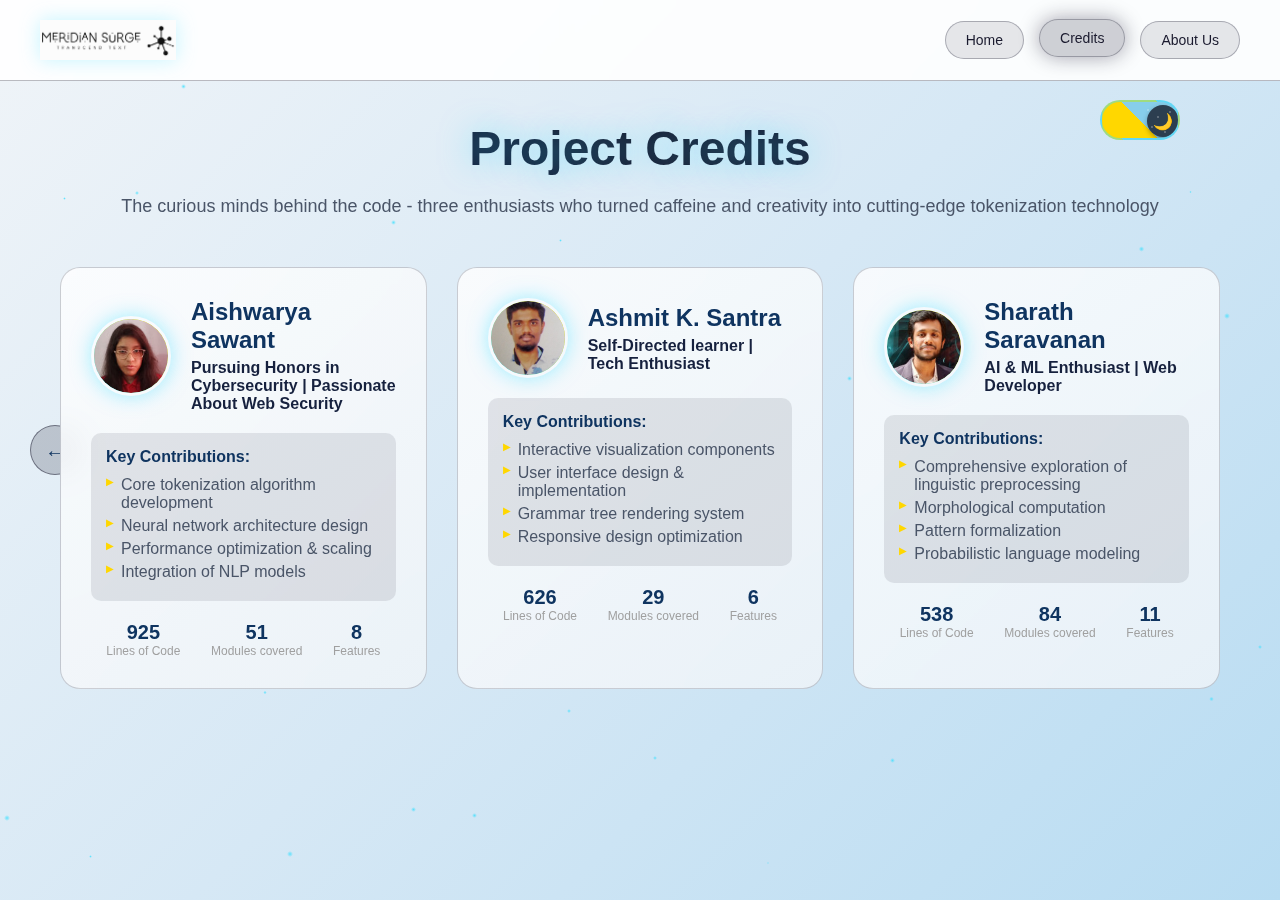
<file: island-content/credits.html>
<!DOCTYPE html>
<html lang="en">
<head>
    <meta charset="UTF-8">
    <meta name="viewport" content="width=device-width, initial-scale=1.0">
    <title>Credits - Meridian Surge</title>
    <style>
        * {
            margin: 0;
            padding: 0;
            box-sizing: border-box;
        }

        body {
            font-family: 'Arial', sans-serif;
            background: linear-gradient(135deg, #1a1a2e 0%, #16213e 50%, #0f3460 100%);
            color: #ffffff;
            min-height: 100vh;
            overflow-x: hidden;
            position: relative;
            transition: all 0.3s ease;
        }

        /* Animated background particles */
        .particles {
            position: fixed;
            top: 0;
            left: 0;
            width: 100%;
            height: 100%;
            z-index: -1;
        }

        .particle {
            position: absolute;
            background: radial-gradient(circle, rgba(64, 224, 255, 0.8) 0%, transparent 70%);
            border-radius: 50%;
            animation: float 6s ease-in-out infinite;
        }

        @keyframes float {
            0%, 100% { transform: translateY(0px) rotate(0deg); opacity: 0.7; }
            50% { transform: translateY(-20px) rotate(180deg); opacity: 1; }
        }

        /* Header */
        .header {
            display: flex;
            justify-content: space-between;
            align-items: center;
            padding: 20px 40px;
            background: rgba(0, 0, 0, 0.3);
            backdrop-filter: blur(10px);
            border-bottom: 1px solid rgba(64, 224, 255, 0.3);
            transition: all 0.3s ease;
        }

        .logo {
            font-size: 24px;
            font-weight: bold;
            color: #40e0ff;
            text-shadow: 0 0 10px rgba(64, 224, 255, 0.5);
        }

        .nav-brand {
            min-width: auto;
            font-size: 18px;
            text-decoration: none;
            display: flex;
            align-items: center;
        }

        /* Logo image styling */
        .nav-logo {
            height: 40px;
            width: auto;
            max-width: 200px;
            object-fit: contain;
            filter: drop-shadow(0 0 10px rgba(64, 224, 255, 0.3));
            transition: all 0.3s ease;
        }

        .nav-logo:hover {
            filter: drop-shadow(0 0 15px rgba(64, 224, 255, 0.6));
            transform: scale(1.05);
        }

        .nav-buttons {
            display: flex;
            gap: 15px;
        }

        .nav-btn {
            padding: 10px 20px;
            background: rgba(64, 224, 255, 0.1);
            border: 1px solid rgba(64, 224, 255, 0.3);
            border-radius: 25px;
            color: #ffffff;
            text-decoration: none;
            transition: all 0.3s ease;
            font-size: 14px;
        }

        .nav-btn:hover, .nav-btn.active {
            background: rgba(64, 224, 255, 0.2);
            box-shadow: 0 0 20px rgba(64, 224, 255, 0.4);
            transform: translateY(-2px);
        }

        /* Theme toggle button */
        .theme-toggle {
            position: fixed;
            top: 100px;
            right: 100px;
            width: 80px;
            height: 40px;
            background: linear-gradient(45deg, #87CEEB 50%, #2c3e50 50%);
            border: 2px solid rgba(64, 224, 255, 0.5);
            border-radius: 25px;
            cursor: pointer;
            transition: all 0.3s ease;
            z-index: 1000;
            overflow: hidden;
        }

        .theme-toggle:hover {
            box-shadow: 0 0 20px rgba(64, 224, 255, 0.5);
            transform: scale(1.05);
        }

        .toggle-slider {
            position: absolute;
            top: 3px;
            left: 3px;
            width: 32px;
            height: 32px;
            background: #fff;
            border-radius: 50%;
            transition: all 0.3s ease;
            display: flex;
            align-items: center;
            justify-content: center;
            box-shadow: 0 2px 5px rgba(0,0,0,0.3);
        }

        .toggle-slider::before {
            content: '☀️';
            font-size: 16px;
            transition: all 0.3s ease;
        }

        /* Light theme toggle state */
        .light-theme .theme-toggle {
            background: linear-gradient(45deg, #FFD700 50%, #87CEEB 50%);
        }

        .light-theme .toggle-slider {
            transform: translateX(42px);
            background: #2c3e50;
        }

        .light-theme .toggle-slider::before {
            content: '🌙';
        }

        /* Add stars effect for dark side */
        .theme-toggle::after {
            content: '';
            position: absolute;
            top: 0;
            right: 0;
            width: 50%;
            height: 100%;
            background: 
                radial-gradient(1px 1px at 8px 8px, #fff, transparent),
                radial-gradient(1px 1px at 18px 15px, #fff, transparent),
                radial-gradient(1px 1px at 30px 10px, #fff, transparent),
                radial-gradient(1px 1px at 12px 25px, #fff, transparent),
                radial-gradient(1px 1px at 25px 30px, #fff, transparent);
            background-size: 40px 40px;
            opacity: 0.8;
            animation: twinkle 3s ease-in-out infinite alternate;
        }

        @keyframes twinkle {
            0% { opacity: 0.5; }
            100% { opacity: 1; }
        }

        /* Light theme */
        .light-theme {
            background: linear-gradient(135deg, #f0f4f8 0%, #d6e8f5 50%, #b8dcf2 100%);
            color: #1a1a2e;
        }

        .light-theme .header {
            background: rgba(255, 255, 255, 0.9);
            border-bottom: 1px solid rgba(26, 26, 46, 0.3);
        }

        .light-theme .nav-btn {
            background: rgba(26, 26, 46, 0.1);
            border: 1px solid rgba(26, 26, 46, 0.3);
            color: #1a1a2e;
        }

        .light-theme .nav-btn:hover, 
        .light-theme .nav-btn.active {
            background: rgba(26, 26, 46, 0.2);
            box-shadow: 0 0 20px rgba(26, 26, 46, 0.4);
        }

        .light-theme .team-card {
            background: linear-gradient(145deg, rgba(255, 255, 255, 0.8), rgba(240, 244, 248, 0.8));
            border: 1px solid rgba(26, 26, 46, 0.2);
            color: #1a1a2e;
        }

        .light-theme .team-card:hover {
            background: linear-gradient(145deg, rgba(255, 255, 255, 0.9), rgba(240, 244, 248, 0.9));
        }

        .light-theme .profile-info h3 {
            color: #0f3460;
        }

        .light-theme .profile-info .role {
            color: #16213e;
        }

        .light-theme .contributions h4 {
            color: #0f3460;
        }

        .light-theme .contributions {
            background: rgba(26, 26, 46, 0.1);
        }

        .light-theme .contributions li {
            color: #4a5568;
        }

        .light-theme .stat-number {
            color: #0f3460;
        }

        .light-theme .page-title {
            background: linear-gradient(45deg, #0f3460, #1a1a2e, #16213e);
            background-clip: text;
            -webkit-background-clip: text;
            -webkit-text-fill-color: transparent;
        }

        .light-theme .subtitle {
            color: #4a5568;
        }

        .light-theme .back-btn {
            background: rgba(26, 26, 46, 0.2);
            border: 1px solid rgba(26, 26, 46, 0.5);
            color: #0f3460;
        }

        .light-theme .back-btn:hover {
            background: rgba(26, 26, 46, 0.3);
            box-shadow: 0 0 20px rgba(26, 26, 46, 0.5);
        }

        /* Main content */
        .container {
            max-width: 1200px;
            margin: 0 auto;
            padding: 40px 20px;
        }

        .page-title {
            text-align: center;
            font-size: 48px;
            font-weight: bold;
            margin-bottom: 20px;
            background: linear-gradient(45deg, #40e0ff, #ffffff, #ffd700);
            background-clip: text;
            -webkit-background-clip: text;
            -webkit-text-fill-color: transparent;
            text-shadow: 0 0 30px rgba(64, 224, 255, 0.5);
            animation: glow 2s ease-in-out infinite alternate;
        }

        @keyframes glow {
            from { text-shadow: 0 0 30px rgba(64, 224, 255, 0.5); }
            to { text-shadow: 0 0 50px rgba(64, 224, 255, 0.8); }
        }

        .subtitle {
            text-align: center;
            font-size: 18px;
            color: #a0a0a0;
            margin-bottom: 50px;
            transition: all 0.3s ease;
        }

        /* Team grid */
        .team-grid {
            display: grid;
            grid-template-columns: repeat(auto-fit, minmax(350px, 1fr));
            gap: 30px;
            margin-bottom: 50px;
        }

        .team-card {
            background: linear-gradient(145deg, rgba(64, 224, 255, 0.08), rgba(255, 215, 0, 0.08));
            border: 1px solid rgba(64, 224, 255, 0.3);
            border-radius: 20px;
            padding: 30px;
            position: relative;
            overflow: hidden;
            transition: all 0.4s ease;
            backdrop-filter: blur(15px);
        }

        .team-card:hover {
            transform: translateY(-10px) scale(1.02);
            box-shadow: 0 20px 40px rgba(64, 224, 255, 0.3);
            background: linear-gradient(145deg, rgba(64, 224, 255, 0.15), rgba(255, 215, 0, 0.15));
        }

        /* Dark theme hover effect */
        body:not(.light-theme) .team-card:hover {
            background: linear-gradient(145deg, rgba(64, 224, 255, 0.15), rgba(255, 215, 0, 0.15));
        }

        /* Light theme hover effect */
        .light-theme .team-card:hover {
            background: linear-gradient(145deg, rgba(255, 255, 255, 0.9), rgba(240, 244, 248, 0.9));
        }

        /* Special styling for featured card */
        .team-card.featured {
            background: linear-gradient(145deg, 
                        rgba(64, 224, 255, 0.12), 
                        rgba(255, 215, 0, 0.12),
                        rgba(255, 107, 107, 0.08));
            border: 2px solid rgba(64, 224, 255, 0.5);
            transform: scale(1.02);
            box-shadow: 0 10px 30px rgba(64, 224, 255, 0.2);
        }

        .team-card.featured::after {
            content: '';
            position: absolute;
            top: 0;
            left: 0;
            right: 0;
            bottom: 0;
            background: linear-gradient(45deg, 
                        transparent 30%, 
                        rgba(64, 224, 255, 0.1) 50%, 
                        transparent 70%);
            animation: shimmer 3s ease-in-out infinite;
            pointer-events: none;
        }

        @keyframes shimmer {
            0% { transform: translateX(-100%); }
            100% { transform: translateX(100%); }
        }

        .team-card::before {
            content: '';
            position: absolute;
            top: 0;
            left: 0;
            right: 0;
            bottom: 0;
            background: radial-gradient(circle at 30% 40%, rgba(64, 224, 255, 0.1) 0%, transparent 50%),
                        radial-gradient(circle at 80% 20%, rgba(255, 215, 0, 0.1) 0%, transparent 50%),
                        radial-gradient(circle at 40% 80%, rgba(255, 107, 107, 0.1) 0%, transparent 50%);
            border-radius: 20px;
            z-index: -1;
            opacity: 0;
            transition: all 0.4s ease;
        }

        .team-card:hover::before {
            opacity: 1;
            animation: subtleGlow 4s ease-in-out infinite alternate;
        }

        @keyframes subtleGlow {
            0% { 
                filter: blur(0px);
                transform: scale(1);
            }
            100% { 
                filter: blur(1px);
                transform: scale(1.02);
            }
        }

        .profile-section {
            display: flex;
            align-items: center;
            margin-bottom: 20px;
        }

        .profile-pic {
            width: 80px;
            height: 80px;
            border-radius: 50%;
            margin-right: 20px;
            box-shadow: 0 0 20px rgba(64, 224, 255, 0.5);
            animation: profileGlow 3s ease-in-out infinite alternate;
            overflow: hidden;
            border: 3px solid transparent;
            background: linear-gradient(45deg, #40e0ff, #ffd700);
            background-clip: padding-box;
            flex-shrink: 0;
            position: relative;
        }

        .profile-pic img {
            width: 100%;
            height: 100%;
            object-fit: cover;
            object-position: center;
            border-radius: 50%;
            transition: transform 0.3s ease;
            display: block;
        }

        .profile-pic:hover img {
            transform: scale(1.1);
        }

        /* Fallback for profile pictures */
        .profile-pic.fallback {
            background: linear-gradient(45deg, #40e0ff, #ffd700);
            display: flex;
            align-items: center;
            justify-content: center;
            font-size: 32px;
            font-weight: bold;
            color: #1a1a2e;
        }

        @keyframes profileGlow {
            from { box-shadow: 0 0 20px rgba(64, 224, 255, 0.5); }
            to { box-shadow: 0 0 30px rgba(255, 215, 0, 0.7); }
        }

        .profile-info h3 {
            font-size: 24px;
            color: #40e0ff;
            margin-bottom: 5px;
            transition: all 0.3s ease;
        }

        .profile-info .role {
            font-size: 16px;
            color: #ffd700;
            font-weight: bold;
            transition: all 0.3s ease;
        }

        .contributions {
            background: rgba(0, 0, 0, 0.2);
            border-radius: 10px;
            padding: 15px;
            margin-top: 15px;
            transition: all 0.3s ease;
        }

        .contributions h4 {
            color: #40e0ff;
            margin-bottom: 10px;
            font-size: 16px;
            transition: all 0.3s ease;
        }

        .contributions ul {
            list-style: none;
        }

        .contributions li {
            margin-bottom: 5px;
            color: #a0a0a0;
            position: relative;
            padding-left: 15px;
            transition: all 0.3s ease;
        }

        .contributions li::before {
            content: '▶';
            position: absolute;
            left: 0;
            color: #ffd700;
            font-size: 10px;
        }

        .stats {
            display: flex;
            justify-content: space-around;
            margin-top: 20px;
        }

        .stat {
            text-align: center;
        }

        .stat-number {
            font-size: 20px;
            font-weight: bold;
            color: #40e0ff;
            transition: all 0.3s ease;
        }

        .stat-label {
            font-size: 12px;
            color: #a0a0a0;
            transition: all 0.3s ease;
        }

        /* Back button */
        .back-btn {
            position: fixed;
            top: 50%;
            left: 30px;
            transform: translateY(-50%);
            background: rgba(64, 224, 255, 0.2);
            border: 1px solid rgba(64, 224, 255, 0.5);
            border-radius: 50%;
            width: 50px;
            height: 50px;
            display: flex;
            align-items: center;
            justify-content: center;
            color: #40e0ff;
            text-decoration: none;
            transition: all 0.3s ease;
            font-size: 20px;
        }

        .back-btn:hover {
            background: rgba(64, 224, 255, 0.3);
            box-shadow: 0 0 20px rgba(64, 224, 255, 0.5);
            transform: translateY(-50%) scale(1.1);
        }

        @media (max-width: 768px) {
            .team-grid {
                grid-template-columns: 1fr;
            }
            
            .page-title {
                font-size: 36px;
            }
            
            .header {
                padding: 15px 20px;
            }

            .nav-logo {
                height: 35px;
                max-width: 150px;
            }

            .nav-buttons {
                gap: 10px;
            }

            .nav-btn {
                padding: 8px 15px;
                font-size: 12px;
            }

            .theme-toggle {
                top: 80px;
                right: 20px;
                width: 60px;
                height: 30px;
            }

            .toggle-slider {
                width: 24px;
                height: 24px;
            }

            .light-theme .toggle-slider {
                transform: translateX(32px);
            }
        }
    </style>
</head>
<body>
    <div class="particles"></div>

    <header class="header">
        <div class="logo">
            <nav>
                <a href="#" class="nav-brand">
                    <img src="./profile-pics/dark-ms-logo.png" alt="MeridianSurge" class="nav-logo" id="nav-logo">
                </a>
            </nav>
        </div>
        <nav class="nav-buttons">
            <a href="/pre-loader/home-content/index.html" class="nav-btn">Home</a>
            <a href="#" class="nav-btn active">Credits</a>
            <a href="./about-us.html" class="nav-btn">About Us</a>
        </nav>
    </header>

    <a href="/pre-loader/home-content/index.html" class="back-btn">←</a>
    
    <div class="theme-toggle" onclick="toggleTheme()">
        <div class="toggle-slider"></div>
    </div>

    <div class="container">
        <h1 class="page-title">Project Credits</h1>
        <p class="subtitle">The curious minds behind the code - three enthusiasts who turned caffeine and creativity into cutting-edge tokenization technology</p>

        <div class="team-grid">
            <!-- Team Member 1 -->
            <div class="team-card">
                <div class="profile-section">
                    <div class="profile-pic">
                        <a href="https://www.linkedin.com/in/aishwarya-sawant-5a092334a/">
                            <img src="./profile-pics/aishwarya.jpg" alt="Aishwarya Sawant" onerror="this.parentElement.classList.add('fallback'); this.parentElement.innerHTML='A';">
                        </a>
                    </div>
                    <div class="profile-info">
                        <h3>Aishwarya Sawant</h3>
                        <div class="role">Pursuing Honors in Cybersecurity | Passionate About Web Security</div>
                    </div>
                </div>
                
                <div class="contributions">
                    <h4>Key Contributions:</h4>
                    <ul>
                        <li>Core tokenization algorithm development</li>
                        <li>Neural network architecture design</li>
                        <li>Performance optimization & scaling</li>
                        <li>Integration of NLP models</li>
                    </ul>
                </div>

                <div class="stats">
                    <div class="stat">
                        <div class="stat-number" data-target="2847">0</div>
                        <div class="stat-label">Lines of Code</div>
                    </div>
                    <div class="stat">
                        <div class="stat-number" data-target="156">0</div>
                        <div class="stat-label">Modules covered</div>
                    </div>
                    <div class="stat">
                        <div class="stat-number" data-target="24">0</div>
                        <div class="stat-label">Features</div>
                    </div>
                </div>
            </div>

            <!-- Team Member 2 -->
            <div class="team-card">
                <div class="profile-section">
                    <div class="profile-pic">
                        <a href="https://www.linkedin.com/in/ashmit-kumar-santra-92a625333/">
                            <img src="./profile-pics/ashmit.jpg" alt="Ashmit K. Santra" onerror="this.parentElement.classList.add('fallback'); this.parentElement.innerHTML='S';">
                        </a>
                    </div>
                    <div class="profile-info">
                        <h3>Ashmit K. Santra</h3>
                        <div class="role">Self-Directed learner | Tech Enthusiast</div>
                    </div>
                </div>
                
                <div class="contributions">
                    <h4>Key Contributions:</h4>
                    <ul>
                        <li>Interactive visualization components</li>
                        <li>User interface design & implementation</li>
                        <li>Grammar tree rendering system</li>
                        <li>Responsive design optimization</li>
                    </ul>
                </div>

                <div class="stats">
                    <div class="stat">
                        <div class="stat-number" data-target="1923">0</div>
                        <div class="stat-label">Lines of Code</div>
                    </div>
                    <div class="stat">
                        <div class="stat-number" data-target="89">0</div>
                        <div class="stat-label">Modules covered</div>
                    </div>
                    <div class="stat">
                        <div class="stat-number" data-target="18">0</div>
                        <div class="stat-label">Features</div>
                    </div>
                </div>
            </div>

            <!-- Team Member 3 -->
            <div class="team-card">
                <div class="profile-section">
                    <div class="profile-pic">
                        <a href="https://www.linkedin.com/in/sharath-saravanan-7410752b2/">
                            <img src="./profile-pics/sharath.jpg" alt="Sharath Saravanan" onerror="this.parentElement.classList.add('fallback'); this.parentElement.innerHTML='M';">
                        </a>
                    </div>
                    <div class="profile-info">
                        <h3>Sharath Saravanan</h3>
                        <div class="role">AI & ML Enthusiast | Web Developer</div>
                    </div>
                </div>
                
                <div class="contributions">
                    <h4>Key Contributions:</h4>
                    <ul>
                        <li>Comprehensive exploration of linguistic preprocessing</li>
                        <li>Morphological computation</li>
                        <li>Pattern formalization</li>
                        <li>Probabilistic language modeling</li>
                    </ul>
                </div>

                <div class="stats">
                    <div class="stat">
                        <div class="stat-number" data-target="1654">0</div>
                        <div class="stat-label">Lines of Code</div>
                    </div>
                    <div class="stat">
                        <div class="stat-number" data-target="258">0</div>
                        <div class="stat-label">Modules covered</div>
                    </div>
                    <div class="stat">
                        <div class="stat-number" data-target="34">0</div>
                        <div class="stat-label">Features</div>
                    </div>
                </div>
            </div>
        </div>
    </div>

    <script>
        // Theme toggle functionality
        function toggleTheme() {
            const body = document.body;
            const logo = document.querySelector('.nav-logo');
            
            body.classList.toggle('light-theme');
            
            if (body.classList.contains('light-theme')) {
                logo.src = './profile-pics/light-ms-logo.png';
                localStorage.setItem('theme', 'light');
            } else {
                logo.src = './profile-pics/dark-ms-logo.png';
                localStorage.setItem('theme', 'dark');
            }
        }

        // Load saved theme
        function loadSavedTheme() {
            const savedTheme = localStorage.getItem('theme');
            const logo = document.querySelector('.nav-logo');
            
            if (savedTheme === 'light') {
                document.body.classList.add('light-theme');
                logo.src = './profile-pics/light-ms-logo.png';
            } else {
                logo.src = './profile-pics/dark-ms-logo.png';
            }
        }

        // Typewriter effect for numbers
        function animateValue(element, start, end, duration) {
            const range = end - start;
            const minTimer = 50;
            let stepTime = Math.abs(Math.floor(duration / range));
            
            stepTime = Math.max(stepTime, minTimer);
            
            const startTime = new Date().getTime();
            const endTime = startTime + duration;
            let timer;

            function run() {
                const now = new Date().getTime();
                const remaining = Math.max((endTime - now) / duration, 0);
                const value = Math.round(end - (remaining * range));
                
                // Format numbers with commas for readability
                if (value >= 1000) {
                    element.innerHTML = value.toLocaleString();
                } else {
                    element.innerHTML = value;
                }
                
                if (value == end) {
                    clearInterval(timer);
                }
            }
            
            timer = setInterval(run, stepTime);
            run();
        }

        // Intersection Observer for triggering animations
        const observer = new IntersectionObserver((entries) => {
            entries.forEach((entry) => {
                if (entry.isIntersecting) {
                    const statNumber = entry.target;
                    const targetValue = parseInt(statNumber.getAttribute('data-target'));
                    
                    animateValue(statNumber, 0, targetValue, 2000);
                    observer.unobserve(statNumber);
                }
            });
        }, {
            threshold: 0.5,
            rootMargin: '0px 0px -50px 0px'
        });

        // Create animated background particles
        function createParticles() {
            const particlesContainer = document.querySelector('.particles');
            const particleCount = 50;

            for (let i = 0; i < particleCount; i++) {
                const particle = document.createElement('div');
                particle.className = 'particle';
                
                const size = Math.random() * 4 + 2;
                const x = Math.random() * window.innerWidth;
                const y = Math.random() * window.innerHeight;
                const delay = Math.random() * 6;

                particle.style.width = `${size}px`;
                particle.style.height = `${size}px`;
                particle.style.left = `${x}px`;
                particle.style.top = `${y}px`;
                particle.style.animationDelay = `${delay}s`;

                particlesContainer.appendChild(particle);
            }
        }

        // Initialize everything on DOM load
        document.addEventListener('DOMContentLoaded', function() {
            // Load theme
            loadSavedTheme();
            
            // Create particles
            createParticles();
            
            // Start observing stat numbers for animation
            const statNumbers = document.querySelectorAll('.stat-number[data-target]');
            console.log('Found stat numbers:', statNumbers.length); // Debug log
            statNumbers.forEach((statNumber) => {
                observer.observe(statNumber);
            });
        });
    </script>
</body>
</html>
</file>
<file: mains-model/styles.css>
* {
    margin: 0;
    padding: 0;
    box-sizing: border-box;
}

body {
    font-family: 'Segoe UI', Tahoma, Geneva, Verdana, sans-serif;
    background: linear-gradient(135deg, #667eea 0%, #764ba2 100%);
    min-height: 100vh;
    color: #333;
}

.container {
    max-width: 1400px;
    margin: 0 auto;
    padding: 20px;
}

.header {
    text-align: center;
    margin-bottom: 40px;
    color: white;
}

.header h1 {
    font-size: 2.5em;
    margin-bottom: 10px;
    text-shadow: 2px 2px 4px rgba(0, 0, 0, 0.3);
}

.header p {
    font-size: 1.2em;
    opacity: 0.9;
}

.module-tabs {
    display: flex;
    justify-content: center;
    flex-wrap: wrap;
    gap: 10px;
    margin-bottom: 30px;
}

.tab-btn {
    padding: 12px 20px;
    background: rgba(255, 255, 255, 0.2);
    color: white;
    border: none;
    border-radius: 25px;
    cursor: pointer;
    font-weight: bold;
    transition: all 0.3s ease;
    backdrop-filter: blur(10px);
}

.tab-btn:hover {
    background: rgba(255, 255, 255, 0.3);
    transform: translateY(-2px);
}

.tab-btn.active {
    background: white;
    color: #667eea;
    box-shadow: 0 4px 15px rgba(0, 0, 0, 0.2);
}

.module-content {
    display: none;
    background: white;
    border-radius: 15px;
    padding: 30px;
    box-shadow: 0 10px 30px rgba(0, 0, 0, 0.2);
    margin-bottom: 20px;
}

.module-content.active {
    display: block;
    animation: fadeIn 0.5s ease;
}

@keyframes fadeIn {
    from {
        opacity: 0;
        transform: translateY(20px);
    }

    to {
        opacity: 1;
        transform: translateY(0);
    }
}

.module-title {
    color: #667eea;
    font-size: 1.8em;
    margin-bottom: 20px;
    border-bottom: 2px solid #667eea;
    padding-bottom: 10px;
}

.input-group {
    margin-bottom: 20px;
}

.input-group label {
    display: block;
    margin-bottom: 8px;
    font-weight: bold;
    color: #555;
}

.input-group textarea {
    width: 100%;
    min-height: 120px;
    padding: 15px;
    border: 2px solid #ddd;
    border-radius: 10px;
    font-size: 14px;
    resize: vertical;
    transition: border-color 0.3s ease;
}

.input-group textarea:focus {
    outline: none;
    border-color: #667eea;
    box-shadow: 0 0 10px rgba(102, 126, 234, 0.2);
}

.input-group input[type="text"] {
    width: 100%;
    padding: 12px 15px;
    border: 2px solid #ddd;
    border-radius: 10px;
    font-size: 14px;
    transition: border-color 0.3s ease;
}

.input-group input[type="text"]:focus {
    outline: none;
    border-color: #667eea;
    box-shadow: 0 0 10px rgba(102, 126, 234, 0.2);
}

.btn {
    background: linear-gradient(45deg, #667eea, #764ba2);
    color: white;
    padding: 12px 30px;
    border: none;
    border-radius: 25px;
    cursor: pointer;
    font-size: 16px;
    font-weight: bold;
    transition: all 0.3s ease;
    margin-right: 10px;
    margin-bottom: 10px;
}

.btn:hover {
    transform: translateY(-2px);
    box-shadow: 0 5px 15px rgba(0, 0, 0, 0.3);
}

.btn:active {
    transform: translateY(0);
}

.results {
    margin-top: 30px;
    padding: 20px;
    background: #f8f9fa;
    border-radius: 10px;
    border-left: 5px solid #667eea;
}

.results h3 {
    color: #667eea;
    margin-bottom: 15px;
}

.result-item {
    margin-bottom: 15px;
    padding: 10px;
    background: white;
    border-radius: 8px;
    border: 1px solid #e9ecef;
}

.result-item strong {
    color: #495057;
}

.tag-container {
    display: flex;
    flex-wrap: wrap;
    gap: 8px;
    margin-top: 10px;
}

.tag {
    background: #667eea;
    color: white;
    padding: 4px 8px;
    border-radius: 12px;
    font-size: 12px;
    font-weight: bold;
}

.sentiment-positive {
    color: #28a745;
    font-weight: bold;
}

.sentiment-negative {
    color: #dc3545;
    font-weight: bold;
}

.sentiment-neutral {
    color: #6c757d;
    font-weight: bold;
}

.loading {
    display: none;
    text-align: center;
    padding: 20px;
}

.spinner {
    border: 4px solid #f3f3f3;
    border-top: 4px solid #667eea;
    border-radius: 50%;
    width: 40px;
    height: 40px;
    animation: spin 1s linear infinite;
    margin: 0 auto 10px;
}

@keyframes spin {
    0% {
        transform: rotate(0deg);
    }

    100% {
        transform: rotate(360deg);
    }
}

.two-column {
    display: grid;
    grid-template-columns: 1fr 1fr;
    gap: 20px;
}

@media (max-width: 768px) {
    .two-column {
        grid-template-columns: 1fr;
    }

    .module-tabs {
        flex-direction: column;
        align-items: center;
    }

    .tab-btn {
        width: 80%;
        text-align: center;
    }
}

.feature-grid {
    display: grid;
    grid-template-columns: repeat(auto-fit, minmax(200px, 1fr));
    gap: 15px;
    margin-top: 15px;
}

.feature-item {
    background: linear-gradient(45deg, #667eea, #764ba2);
    color: white;
    padding: 15px;
    border-radius: 10px;
    text-align: center;
    font-weight: bold;
}

.progress-bar {
    width: 100%;
    height: 20px;
    background: #e9ecef;
    border-radius: 10px;
    overflow: hidden;
    margin-top: 10px;
}

.progress-fill {
    height: 100%;
    background: linear-gradient(45deg, #28a745, #20c997);
    transition: width 0.3s ease;
}
</file>
<file: Sharath_Modules/Multitude-Model-master/styles.css>
* {
    margin: 0;
    padding: 0;
    box-sizing: border-box;
}

body {
    font-family: 'Segoe UI', Tahoma, Geneva, Verdana, sans-serif;
    background: linear-gradient(135deg, #667eea 0%, #764ba2 100%);
    min-height: 100vh;
    color: #333;
}

.container {
    max-width: 1400px;
    margin: 0 auto;
    padding: 20px;
}

.header {
    text-align: center;
    margin-bottom: 40px;
    color: white;
}

.header h1 {
    font-size: 2.5em;
    margin-bottom: 10px;
    text-shadow: 2px 2px 4px rgba(0, 0, 0, 0.3);
}

.header p {
    font-size: 1.2em;
    opacity: 0.9;
}

.module-tabs {
    display: flex;
    justify-content: center;
    flex-wrap: wrap;
    gap: 10px;
    margin-bottom: 30px;
}

.tab-btn {
    padding: 12px 20px;
    background: rgba(255, 255, 255, 0.2);
    color: white;
    border: none;
    border-radius: 25px;
    cursor: pointer;
    font-weight: bold;
    transition: all 0.3s ease;
    backdrop-filter: blur(10px);
}

.tab-btn:hover {
    background: rgba(255, 255, 255, 0.3);
    transform: translateY(-2px);
}

.tab-btn.active {
    background: white;
    color: #667eea;
    box-shadow: 0 4px 15px rgba(0, 0, 0, 0.2);
}

.module-content {
    display: none;
    background: white;
    border-radius: 15px;
    padding: 30px;
    box-shadow: 0 10px 30px rgba(0, 0, 0, 0.2);
    margin-bottom: 20px;
}

.module-content.active {
    display: block;
    animation: fadeIn 0.5s ease;
}

@keyframes fadeIn {
    from {
        opacity: 0;
        transform: translateY(20px);
    }

    to {
        opacity: 1;
        transform: translateY(0);
    }
}

.module-title {
    color: #667eea;
    font-size: 1.8em;
    margin-bottom: 20px;
    border-bottom: 2px solid #667eea;
    padding-bottom: 10px;
}

.input-group {
    margin-bottom: 20px;
}

.input-group label {
    display: block;
    margin-bottom: 8px;
    font-weight: bold;
    color: #555;
}

.input-group textarea {
    width: 100%;
    min-height: 120px;
    padding: 15px;
    border: 2px solid #ddd;
    border-radius: 10px;
    font-size: 14px;
    resize: vertical;
    transition: border-color 0.3s ease;
}

.input-group textarea:focus {
    outline: none;
    border-color: #667eea;
    box-shadow: 0 0 10px rgba(102, 126, 234, 0.2);
}

.input-group input[type="text"] {
    width: 100%;
    padding: 12px 15px;
    border: 2px solid #ddd;
    border-radius: 10px;
    font-size: 14px;
    transition: border-color 0.3s ease;
}

.input-group input[type="text"]:focus {
    outline: none;
    border-color: #667eea;
    box-shadow: 0 0 10px rgba(102, 126, 234, 0.2);
}

.btn {
    background: linear-gradient(45deg, #667eea, #764ba2);
    color: white;
    padding: 12px 30px;
    border: none;
    border-radius: 25px;
    cursor: pointer;
    font-size: 16px;
    font-weight: bold;
    transition: all 0.3s ease;
    margin-right: 10px;
    margin-bottom: 10px;
}

.btn:hover {
    transform: translateY(-2px);
    box-shadow: 0 5px 15px rgba(0, 0, 0, 0.3);
}

.btn:active {
    transform: translateY(0);
}

.results {
    margin-top: 30px;
    padding: 20px;
    background: #f8f9fa;
    border-radius: 10px;
    border-left: 5px solid #667eea;
}

.results h3 {
    color: #667eea;
    margin-bottom: 15px;
}

.result-item {
    margin-bottom: 15px;
    padding: 10px;
    background: white;
    border-radius: 8px;
    border: 1px solid #e9ecef;
}

.result-item strong {
    color: #495057;
}

.tag-container {
    display: flex;
    flex-wrap: wrap;
    gap: 8px;
    margin-top: 10px;
}

.tag {
    background: #667eea;
    color: white;
    padding: 4px 8px;
    border-radius: 12px;
    font-size: 12px;
    font-weight: bold;
}

.sentiment-positive {
    color: #28a745;
    font-weight: bold;
}

.sentiment-negative {
    color: #dc3545;
    font-weight: bold;
}

.sentiment-neutral {
    color: #6c757d;
    font-weight: bold;
}

.loading {
    display: none;
    text-align: center;
    padding: 20px;
}

.spinner {
    border: 4px solid #f3f3f3;
    border-top: 4px solid #667eea;
    border-radius: 50%;
    width: 40px;
    height: 40px;
    animation: spin 1s linear infinite;
    margin: 0 auto 10px;
}

@keyframes spin {
    0% {
        transform: rotate(0deg);
    }

    100% {
        transform: rotate(360deg);
    }
}

.two-column {
    display: grid;
    grid-template-columns: 1fr 1fr;
    gap: 20px;
}

@media (max-width: 768px) {
    .two-column {
        grid-template-columns: 1fr;
    }

    .module-tabs {
        flex-direction: column;
        align-items: center;
    }

    .tab-btn {
        width: 80%;
        text-align: center;
    }
}

.feature-grid {
    display: grid;
    grid-template-columns: repeat(auto-fit, minmax(200px, 1fr));
    gap: 15px;
    margin-top: 15px;
}

.feature-item {
    background: linear-gradient(45deg, #667eea, #764ba2);
    color: white;
    padding: 15px;
    border-radius: 10px;
    text-align: center;
    font-weight: bold;
}

.progress-bar {
    width: 100%;
    height: 20px;
    background: #e9ecef;
    border-radius: 10px;
    overflow: hidden;
    margin-top: 10px;
}

.progress-fill {
    height: 100%;
    background: linear-gradient(45deg, #28a745, #20c997);
    transition: width 0.3s ease;
}

.analysis-box {
  border: 4px solid #667eea;
  border-radius: 15px;
  padding: 25px;
  margin-top: 30px;
  background: linear-gradient(135deg, #f8f9fa, #ffffff);
  box-shadow: 0 8px 20px rgba(0,0,0,0.15);
}
.analysis-box h3 {
  color: #764ba2;
  text-align: center;
  margin-bottom: 20px;
  font-size: 1.4em;
}

#m2-regex-unknown h3 {
  color: #28a745;
}

#m2-morphology h3 { color: #6c5ce7; }
.morph-table { width:100%; border-collapse: collapse; margin-top:10px; }
.morph-table th, .morph-table td { padding:8px; border:1px solid #e9ecef; text-align:left; font-size:14px; }
.morph-tag { display:inline-block; padding:4px 8px; border-radius:12px; margin:3px; background:#667eea; color:white; font-weight:bold; }
.morph-deriv { background:#ff7675; }
.morph-inflect { background:#55efc4; color:#173f2f; }

#porter-box h3 { color:#d35400; }
.porter-pair {margin-bottom:6px;}
.porter-word {display:inline-block;min-width:120px;font-weight:600;}
.porter-stem {display:inline-block;background:#ffeaa7;color:#2d3436;padding:2px 6px;border-radius:6px;}

#ngram-box h3 { color:#0984e3; }
.ngram-table { width:100%; border-collapse:collapse; margin-top:10px; }
.ngram-table th, .ngram-table td { border:1px solid #e9ecef; padding:6px; font-size:13px; text-align:left; }
.perplexity-badge { display:inline-block; background:#ffeaa7; padding:4px 8px; border-radius:6px; margin-top:6px; font-weight:600; }

#smoothing-ppt-box h3 { color:#6c5ce7; }
.ppt-step { background:#f8f9fa; padding:12px; border-radius:8px; margin-top:10px; }
.ppt-code { font-family:monospace; background:#fff; padding:4px 8px; border-radius:6px; border:1px solid #eee; }
.ppt-table { width:100%; border-collapse:collapse; margin-top:10px; }
.ppt-table th, .ppt-table td { border:1px solid #e9ecef; padding:6px; font-size:13px; text-align:left; }
.ppt-badge { display:inline-block; background:#ffeaa7; padding:4px 8px; border-radius:6px; font-weight:600; margin-top:6px; }

/* Panel and button styles for hover definitions */
#hover-buttons .def-item {
  display:flex;
  justify-content:space-between;
  align-items:center;
  background: linear-gradient(135deg,#ffffff,#f7f9ff);
  padding:10px;
  border-radius:10px;
  border:1px solid #e7ecff;
  box-shadow:0 6px 12px rgba(102,126,234,0.06);
}

.view-btn {
  background: linear-gradient(45deg,#667eea,#764ba2);
  color:white;
  padding:8px 12px;
  border-radius:14px;
  border:none;
  cursor:pointer;
  font-weight:700;
  transition:transform .12s ease, box-shadow .12s ease;
}
.view-btn:focus { outline: 3px solid rgba(102,126,234,0.22); }
.view-btn:hover { transform: translateY(-3px); box-shadow: 0 6px 18px rgba(0,0,0,0.12); }

/* Centered panel that opens on hover (re-uses analysis-box feel) */
#hover-panel-backdrop {
  position:fixed;
  inset:0;
  background: rgba(10,10,20,0.35);
  z-index: 2000;
}
#hover-panel {
  position: fixed;
  left: 50%;
  top: 50%;
  transform: translate(-50%,-50%);
  width: min(920px, 94%);
  max-height: 86vh;
  overflow:auto;
  z-index: 2001;
  border: 4px solid #667eea;
  border-radius: 14px;
  background: linear-gradient(180deg,#ffffff,#fbfcff);
  padding: 18px;
  box-shadow: 0 18px 50px rgba(0,0,0,0.25);
}

/* content inside panel */
#hover-panel h4 { margin-top: 0; color: #667eea; }
.hpanel-section { margin-top:12px; }
.hpanel-example { background:#f8f9fa; padding:10px; border-radius:8px; border-left:4px solid #667eea; }
.hpanel-diagram { margin-top:10px; display:flex; justify-content:center; align-items:center; }

/* Close button */
.hpanel-close {
  position:absolute;
  right:12px;
  top:10px;
  background:#eee;
  border-radius:8px;
  border:none;
  padding:6px 8px;
  cursor:pointer;
}
.hpanel-close:hover { background:#ddd; }

/* Responsive small-screen tweaks */
@media (max-width:640px) {
  #hover-panel { width: 96%; padding:14px; }
  .hpanel-diagram svg { width: 100%; height: auto; max-height: 220px; }
}

#porter-full-box h3 { color:#d35400; }
.porter-full-row { margin-top:10px; padding:10px; background:#fff; border-radius:8px; border:1px solid #eee; }
.porter-word { font-weight:700; display:inline-block; min-width:140px; }
.porter-trace { font-size:13px; color:#333; margin-top:6px; background:#f8f9fa; padding:8px; border-radius:6px; }
.porter-note { font-size:13px; color:#555; margin-top:8px; }

#ngram-full-box h3 { color:#0984e3; }
.ng-row { margin-top:10px; padding:10px; background:#fff; border-radius:8px; border:1px solid #eee; }
.ng-table { width:100%; border-collapse:collapse; margin-top:8px; }
.ng-table th, .ng-table td { border:1px solid #eee; padding:6px; font-size:13px; text-align:left; }
.ng-step { background:#f8f9fa; padding:8px; border-radius:6px; margin-top:8px; }

.concept-grid {
  display: grid;
  grid-template-columns: repeat(auto-fit, minmax(230px, 1fr));
  gap: 16px;
  margin-top: 20px;
}

.concept-card {
  perspective: 1000px;
  cursor: pointer;
  position: relative;
  height: 220px;
}

.concept-card .front,
.concept-card .back {
  position: absolute;
  width: 100%;
  height: 100%;
  border-radius: 14px;
  backface-visibility: hidden;
  transition: transform 0.6s ease;
  box-shadow: 0 4px 10px rgba(0,0,0,0.1);
  padding: 16px;
  text-align: center;
}

.concept-card .front {
  background: linear-gradient(145deg, #e8f0ff, #fefeff);
  display: flex;
  align-items: center;
  justify-content: center;
  font-weight: 600;
  font-size: 1.05rem;
  border: 1px solid #c9d6ff;
}

.concept-card .back {
  background: #ffffff;
  color: #222;
  border: 1px solid #d3e0ff;
  transform: rotateY(180deg);
  overflow-y: auto;
}

.concept-card:hover .front {
  transform: rotateY(180deg);
}

.concept-card:hover .back {
  transform: rotateY(360deg);
}

.concept-card h4 {
  margin-bottom: 8px;
  color: #2b4ba4;
}

.concept-card p {
  font-size: 0.9rem;
  margin: 4px 0;
}

/* Hover Info Cards */
.hover-card {
  position: relative;
  display: inline-block;
  background: linear-gradient(135deg, #e8f0ff, #fefeff);
  border: 1px solid #c9d6ff;
  border-radius: 14px;
  padding: 14px 18px;
  margin: 10px;
  font-weight: 600;
  font-size: 1rem;
  color: #1e2b66;
  cursor: pointer;
  box-shadow: 0 3px 10px rgba(0,0,0,0.1);
  transition: all 0.3s ease;
}

.hover-card:hover {
  background: #e2ebff;
  transform: translateY(-4px);
  box-shadow: 0 6px 14px rgba(0,0,0,0.15);
}

/* Hidden popup content */
.hover-card .hover-content {
  visibility: hidden;
  opacity: 0;
  position: absolute;
  top: 120%;
  left: 50%;
  transform: translateX(-50%);
  width: 330px;
  background: #ffffff;
  border: 2px solid #cfdcff;
  border-radius: 12px;
  padding: 14px;
  text-align: left;
  box-shadow: 0 4px 12px rgba(0,0,0,0.1);
  transition: opacity 0.4s ease, visibility 0.4s ease;
  z-index: 5;
}

.hover-card:hover .hover-content {
  visibility: visible;
  opacity: 1;
}

.hover-card .hover-content h4 {
  color: #2b4ba4;
  margin-bottom: 6px;
}

.hover-card .hover-content p {
  font-size: 0.9rem;
  margin: 4px 0;
  line-height: 1.4;
}
</file>
